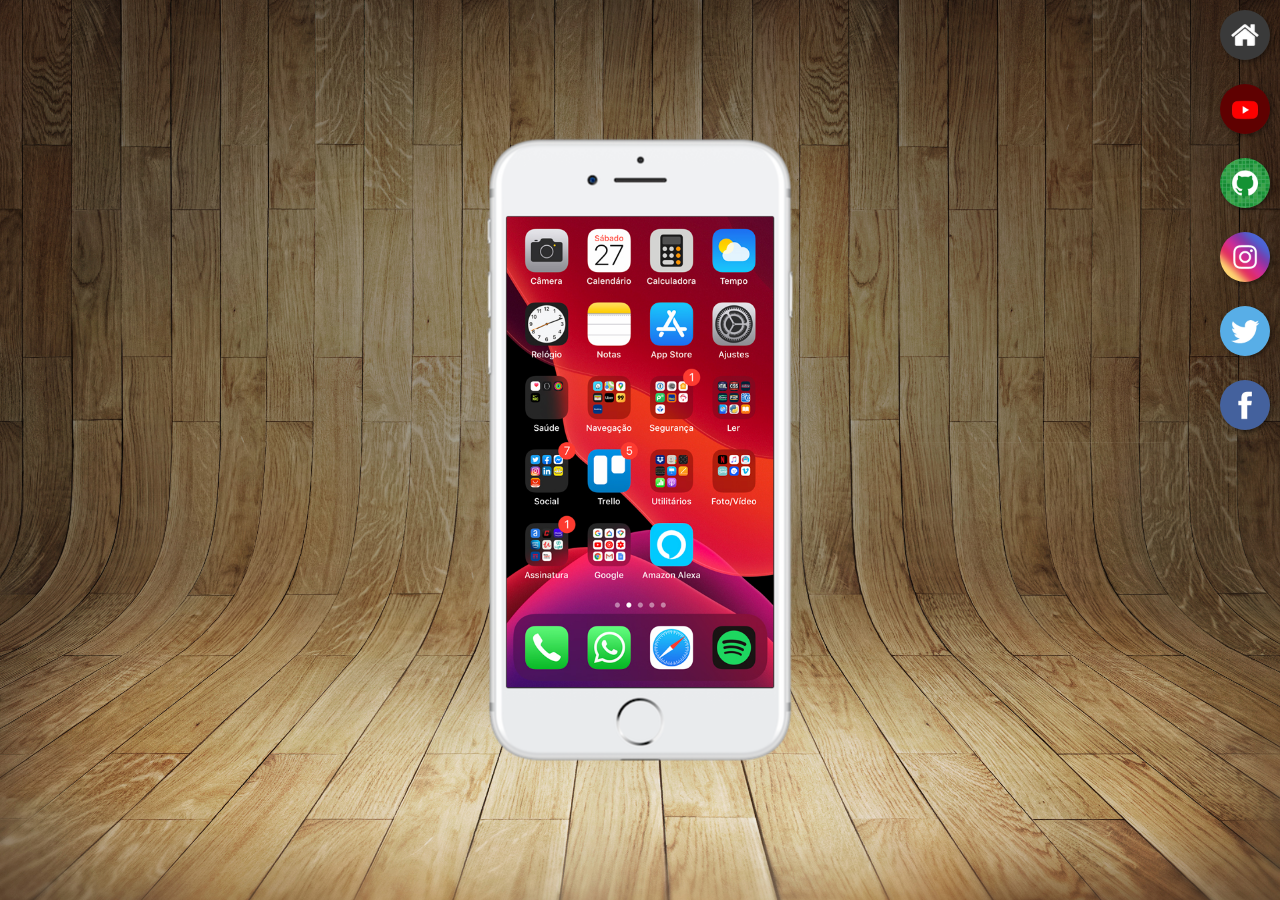
<file: index.html>
<!DOCTYPE html>
<html lang="en">
<head>
    <meta charset="UTF-8">
    <meta http-equiv="X-UA-Compatible" content="IE=edge">
    <meta name="viewport" content="width=device-width, initial-scale=1.0">
    <link rel="stylesheet" href="estilos/style.css">
    <title>Home</title>
</head>
<body>
    <main>
        <section id="telefone">
            <iframe src="homee.html" name="tela" id="tela" frameborder="0">
                Seu navegador não é compatível com isso.
            </iframe>
        </section>
        <section id="redes-sociais">
            <a href="homee.html" target="tela"><img src="imagens/logo-home.jpg" alt="Home"></a><br>
            <a href="youtube.html" target="tela"><img src="imagens/logo-youtube.jpg" alt="Youtube"></a><br>
            <a href="github.html" target="tela"><img src="imagens/logo-github.jpg" alt="GitHub"></a><br>
            <a href="instagram.html" target="tela"><img src="imagens/logo-instagram.jpg" alt="Instagram"></a><br>
            <a href="twitter.html" target="tela"><img src="imagens/logo-twitter.jpg" alt="Twitter"></a><br>
            <a href="facebook.html" target="tela"><img src="imagens/logo-facebook.jpg" alt="Facebook"></a>
        </section>
    </main>
</body>
</html>
</file>
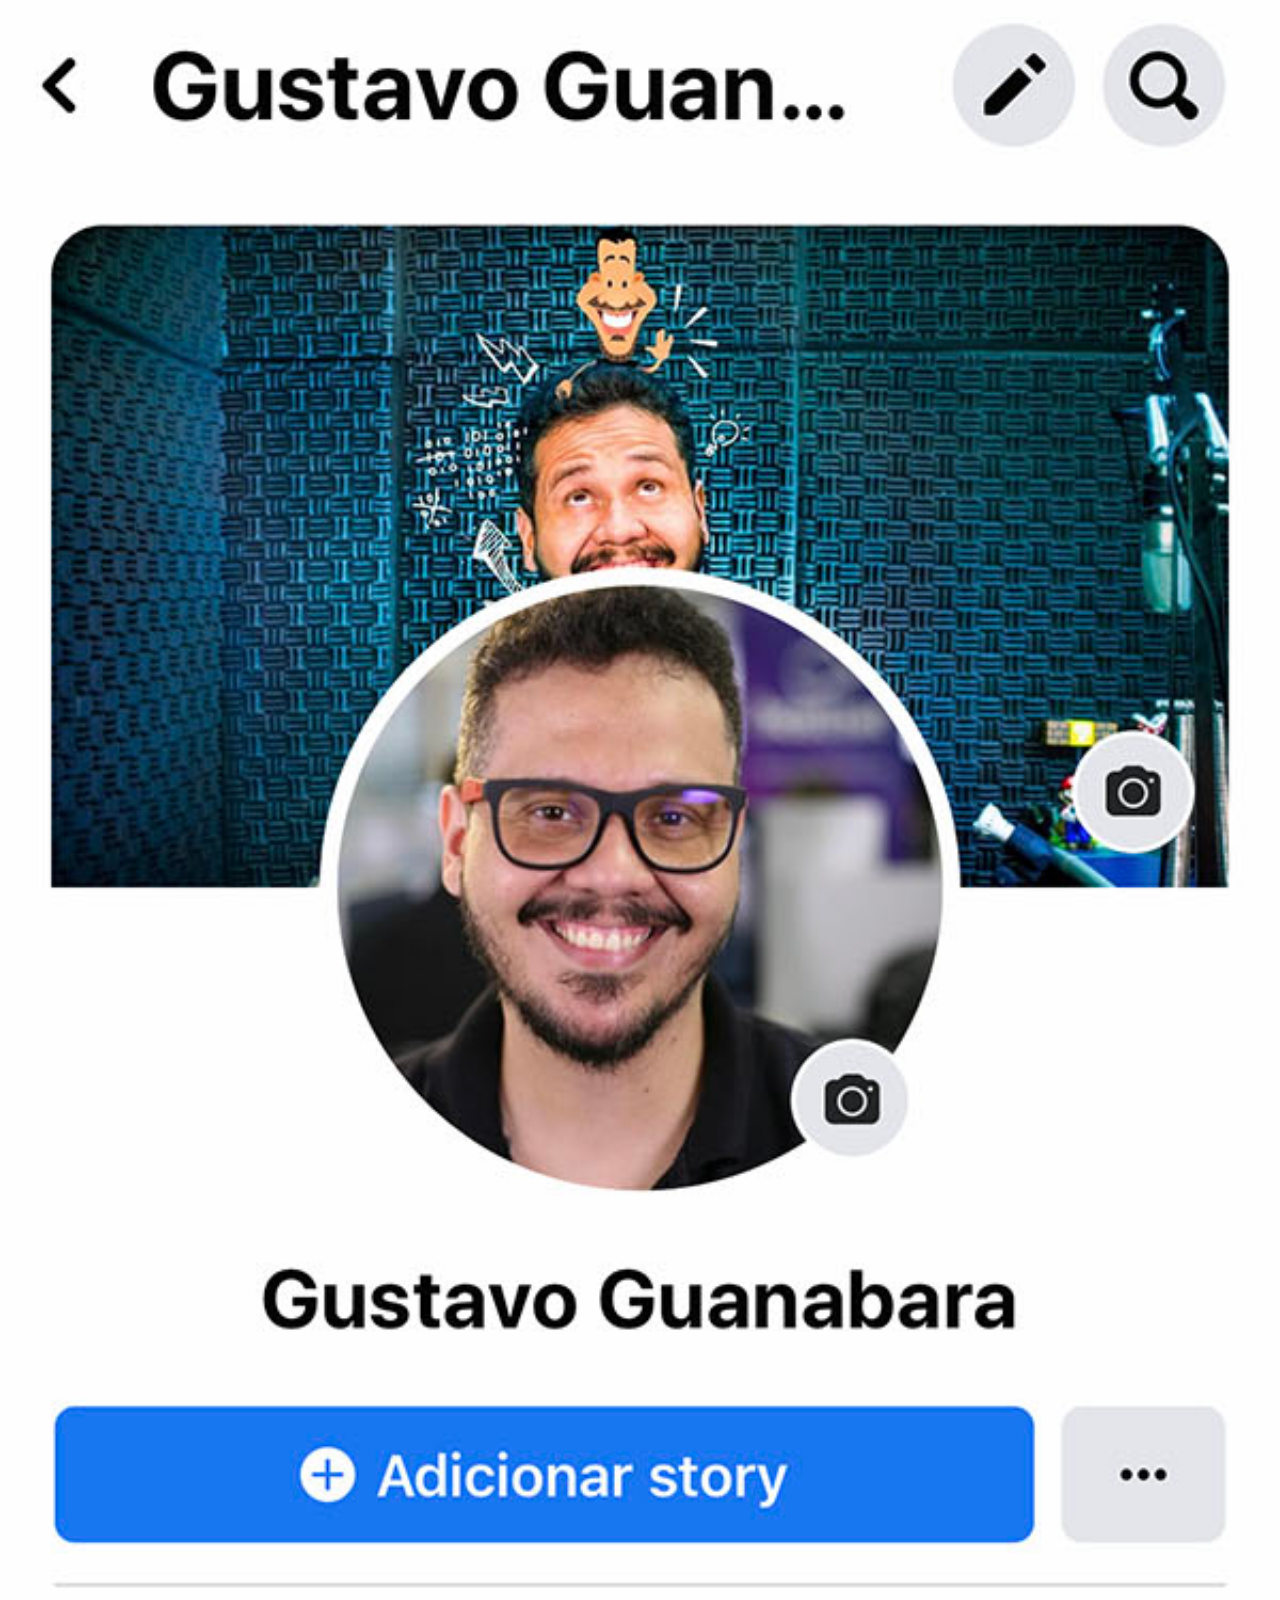
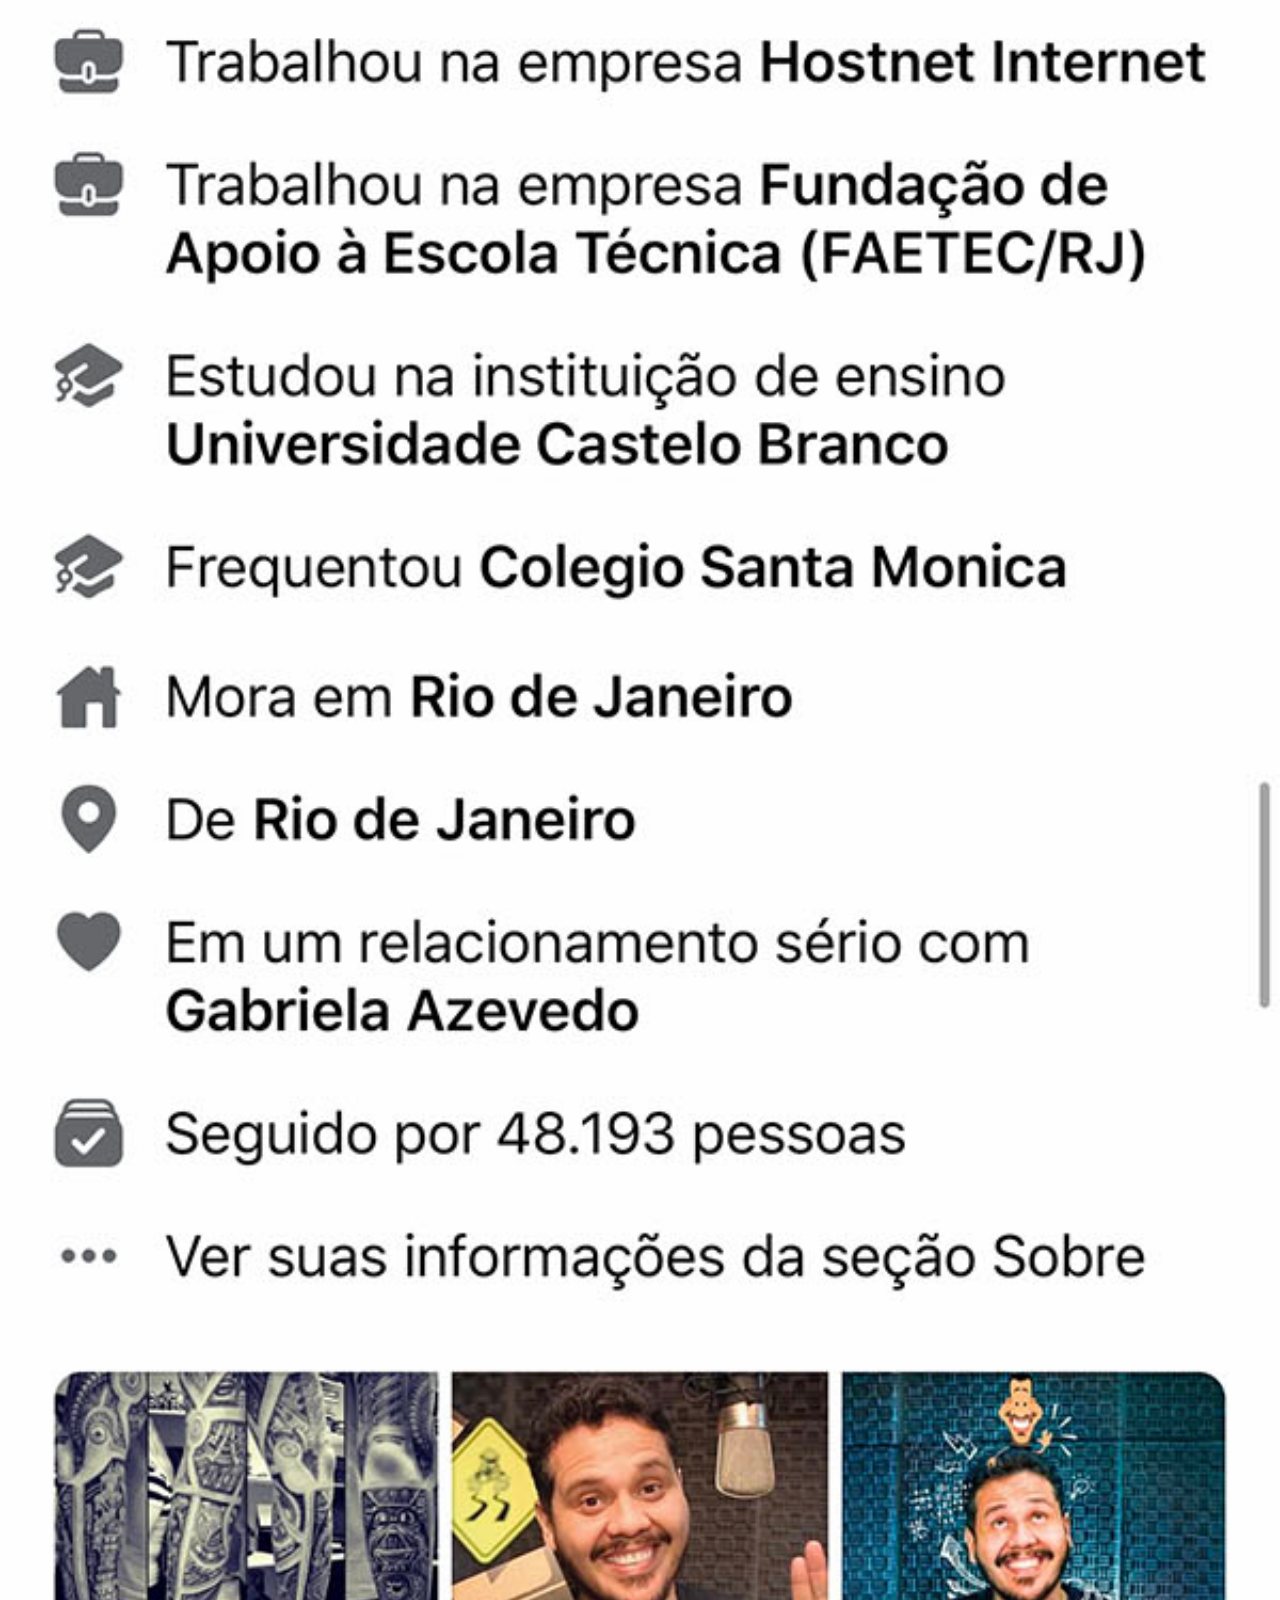
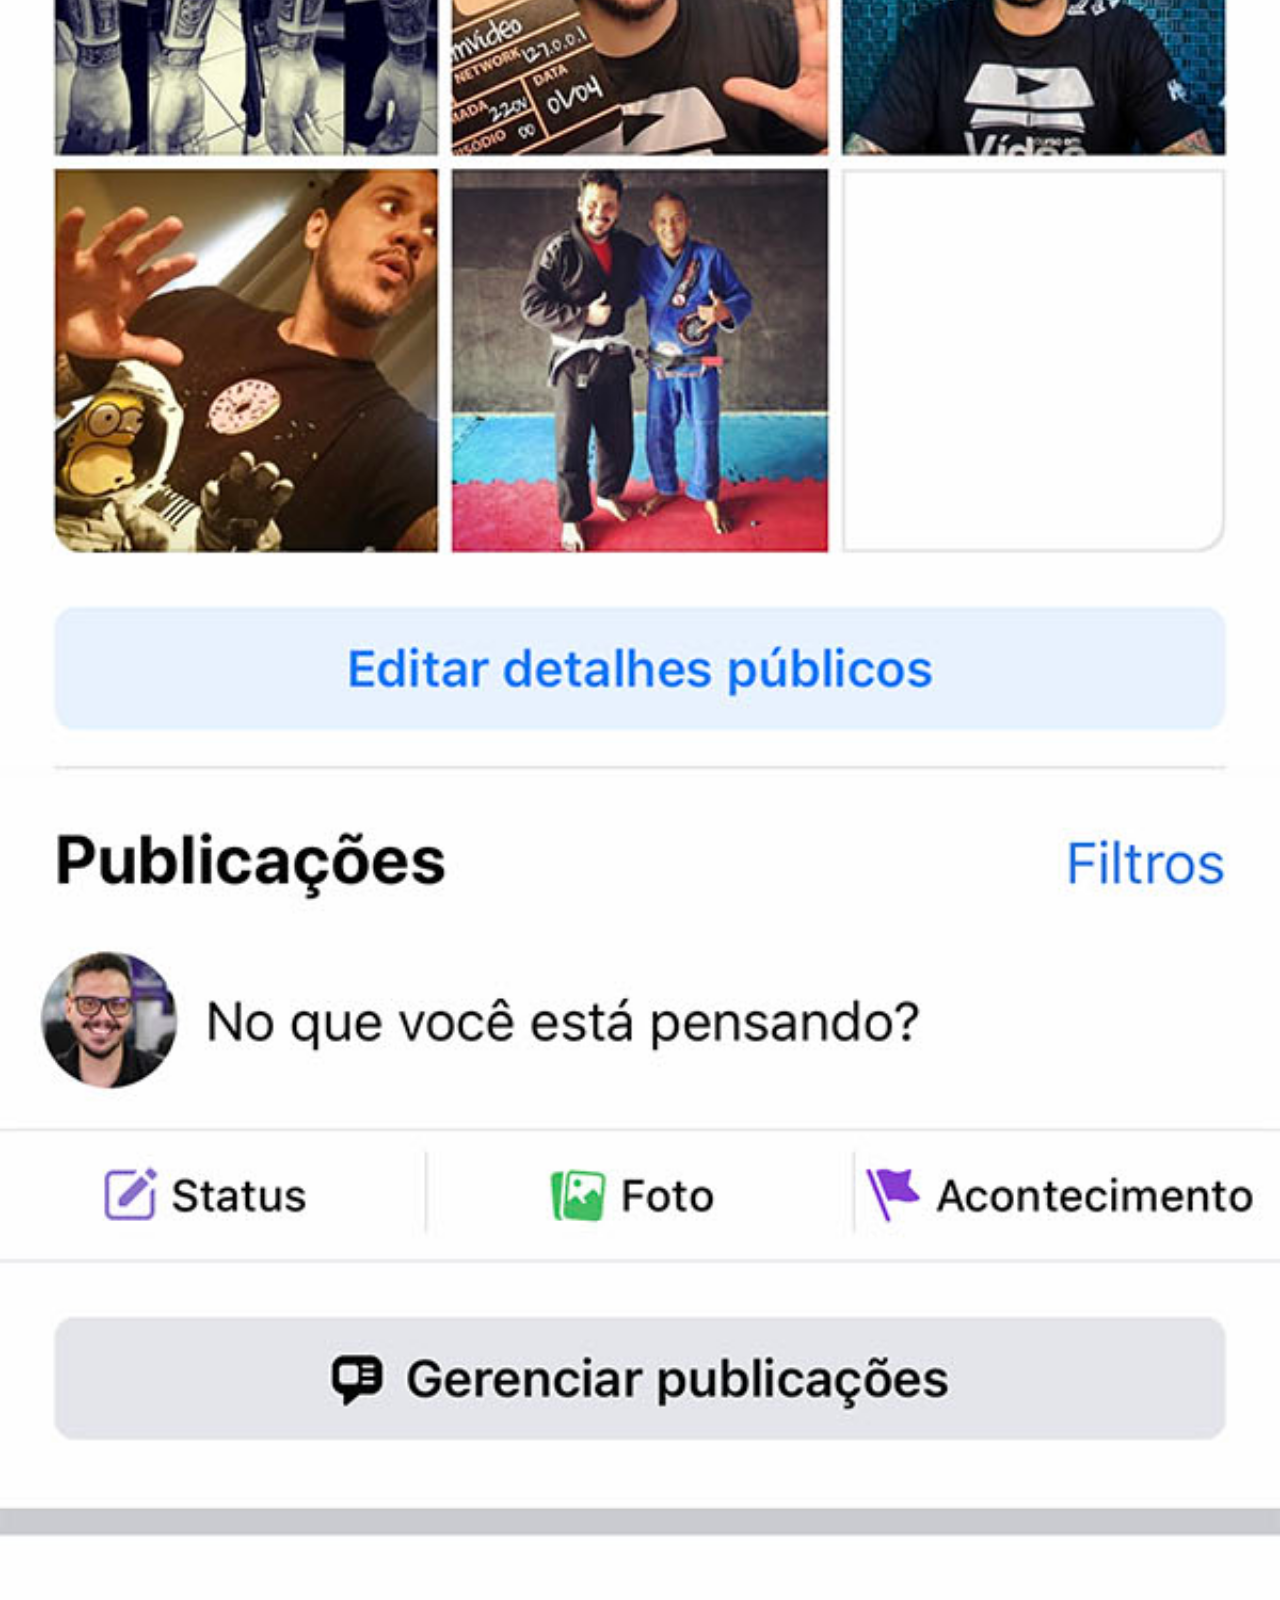
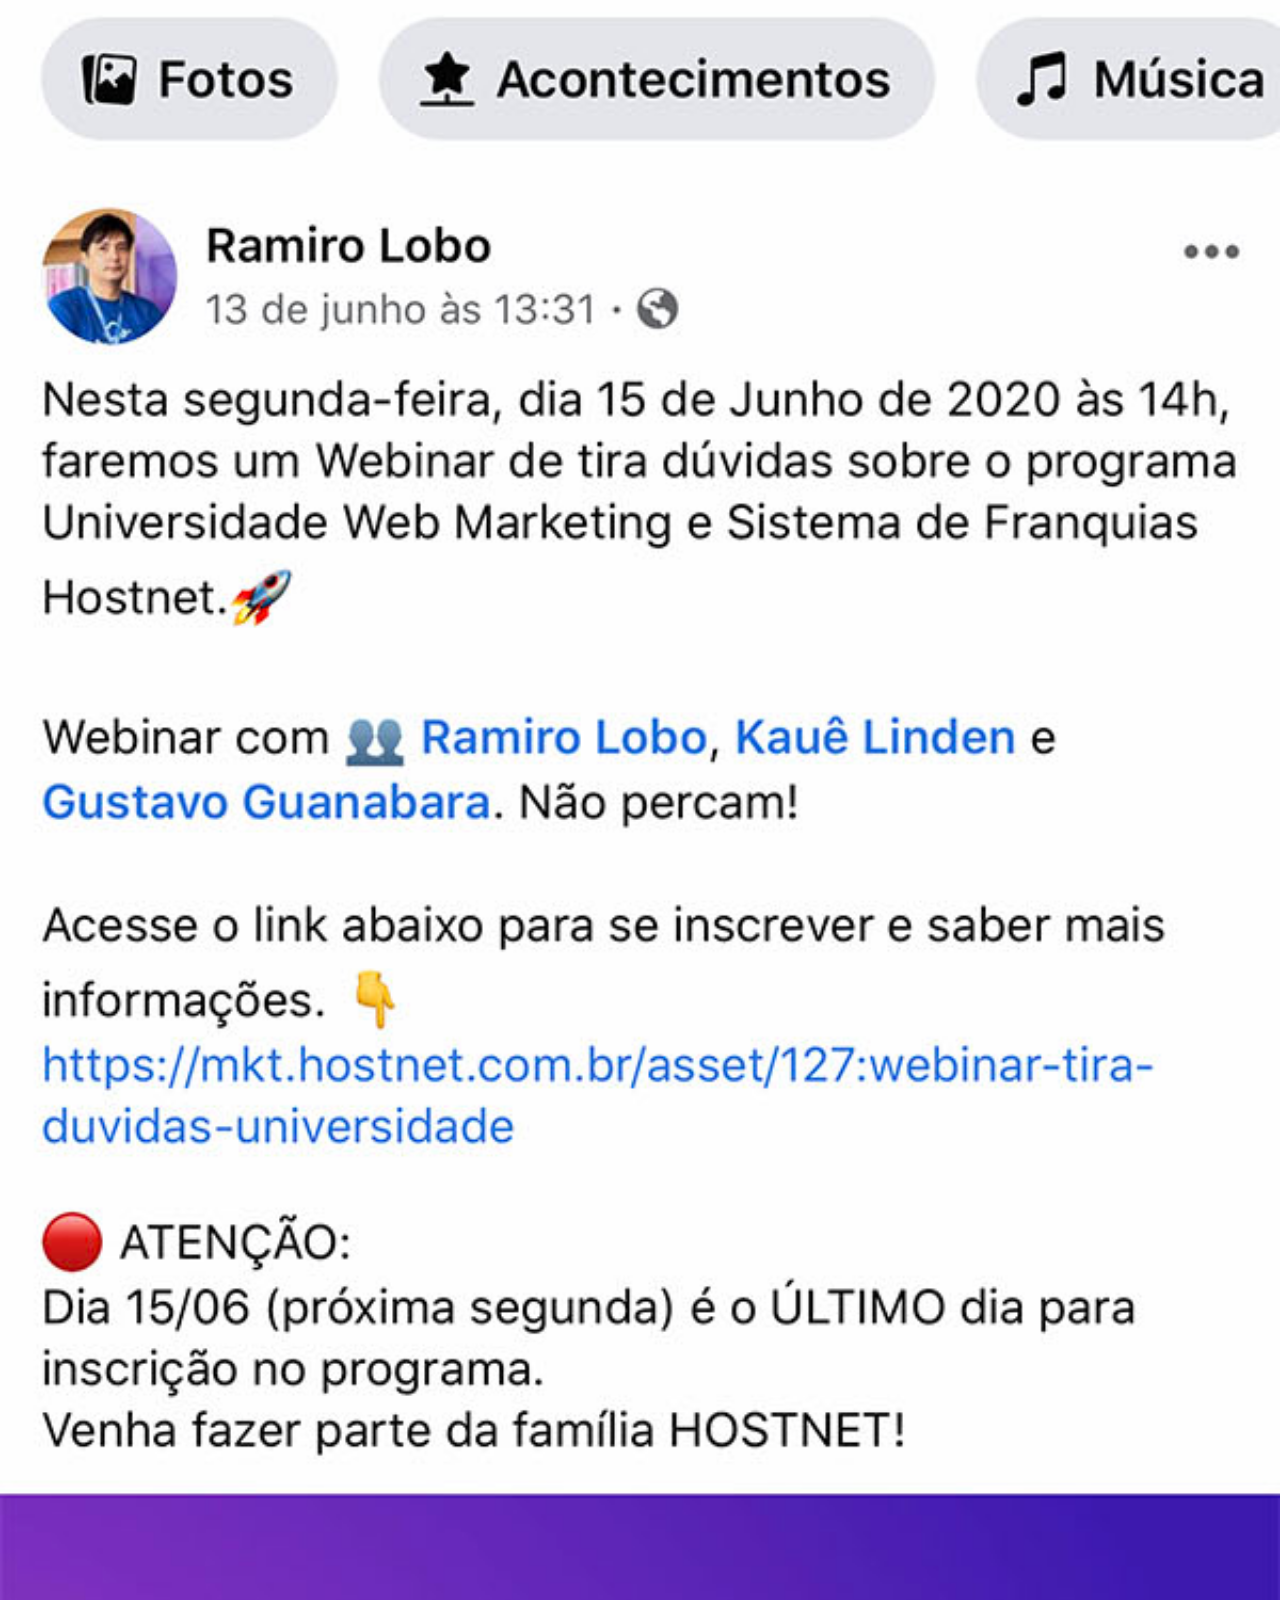
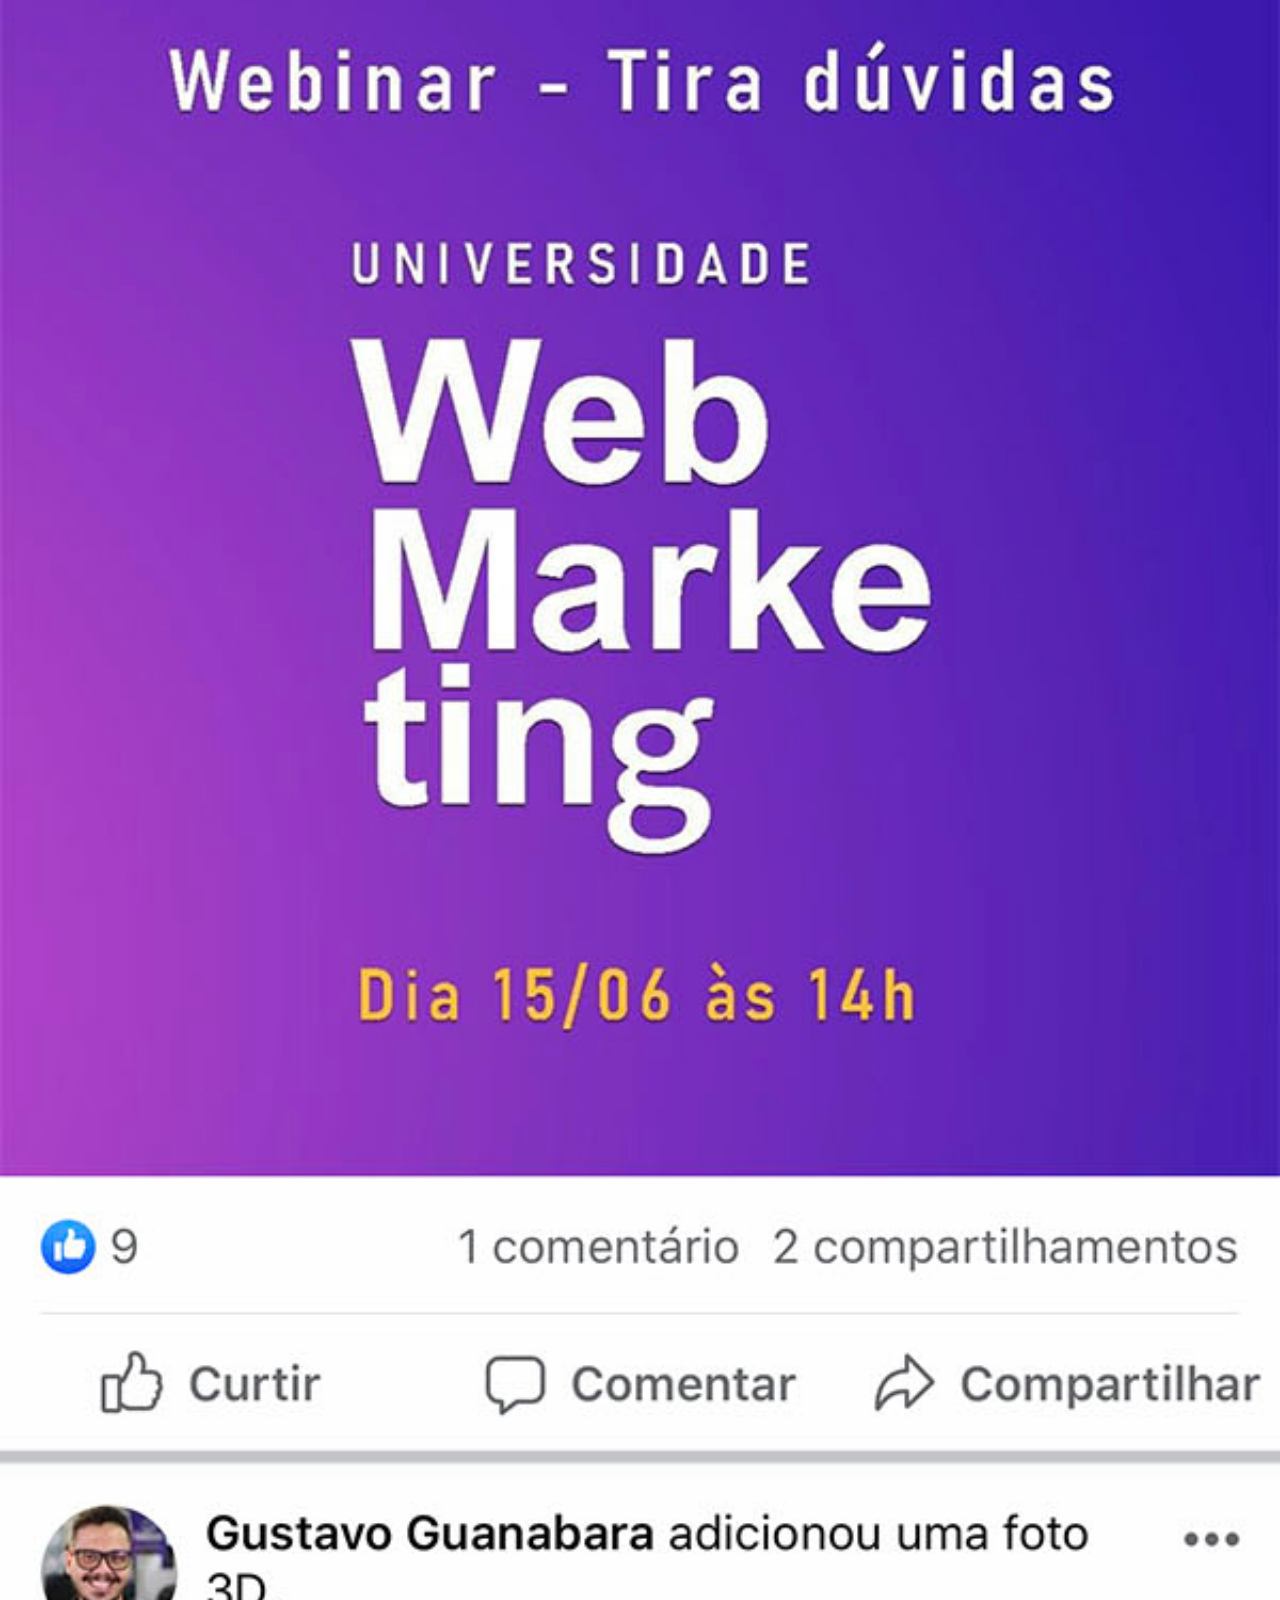
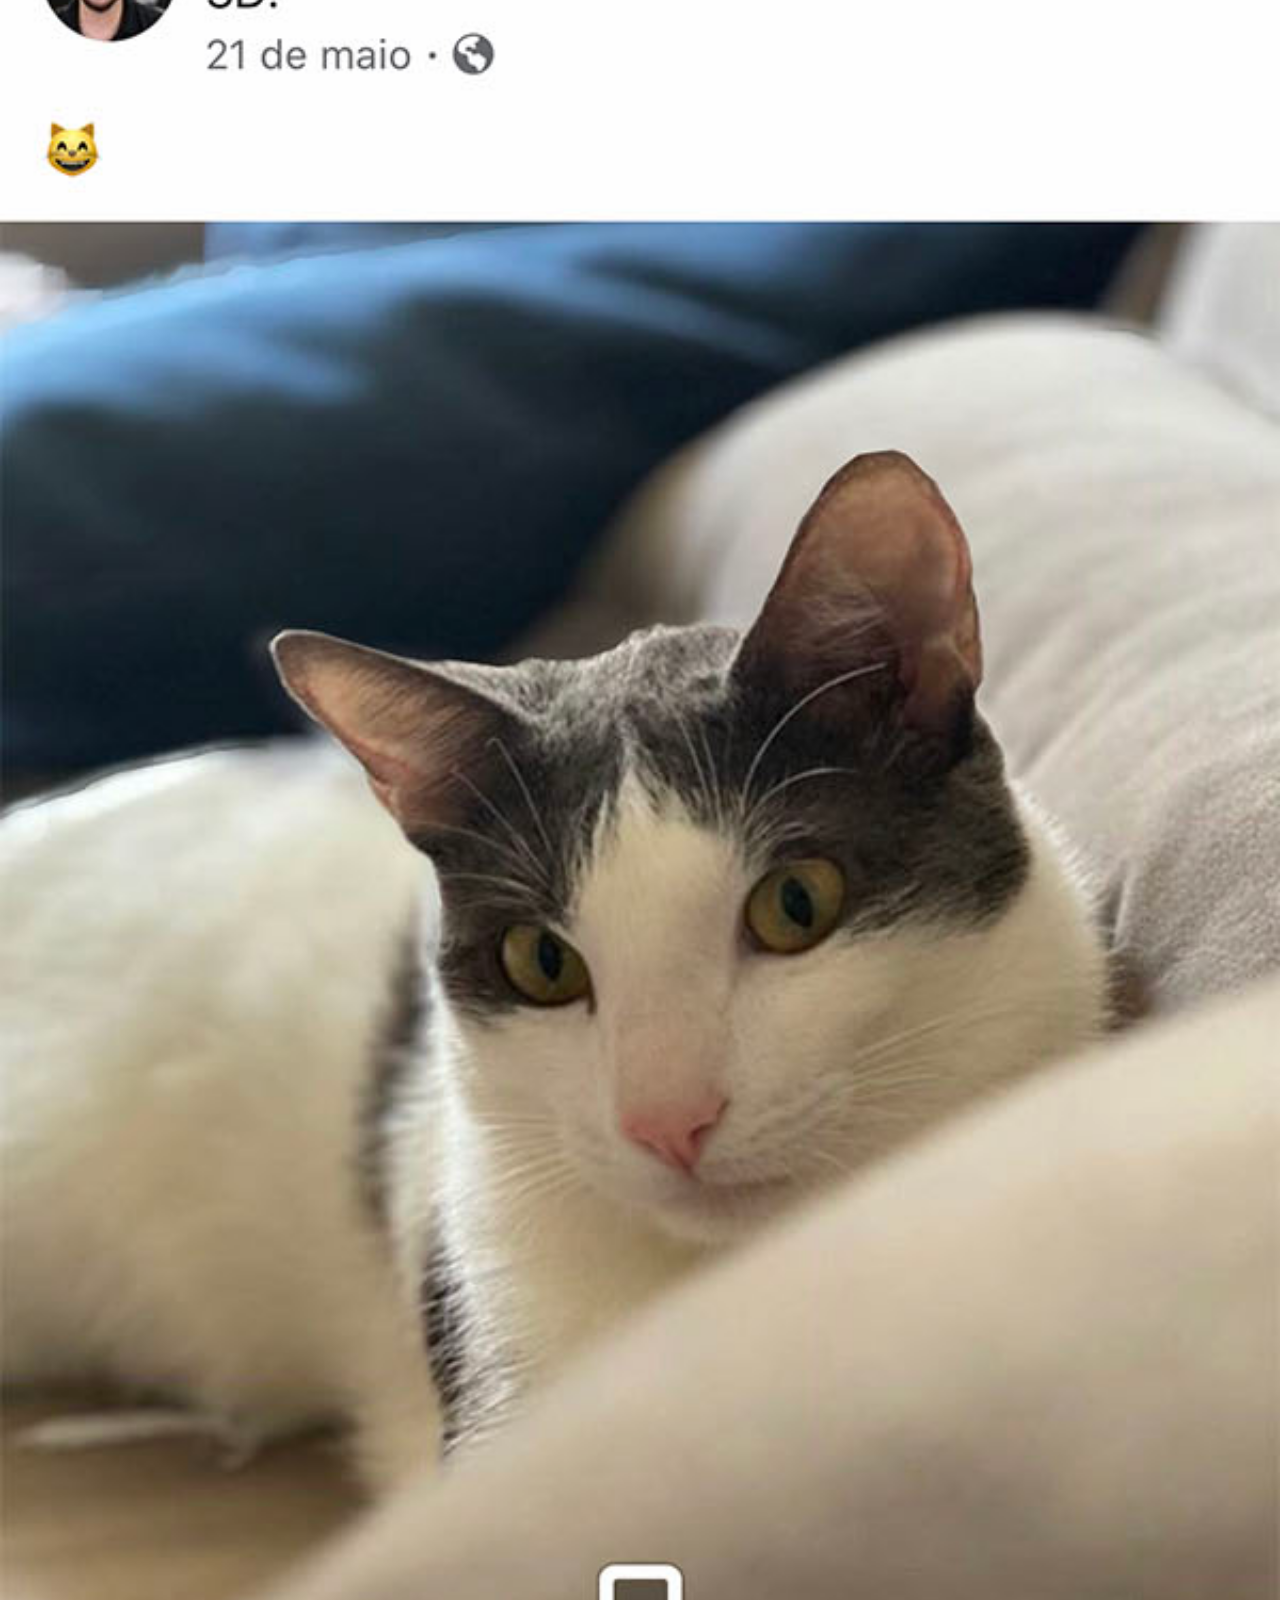
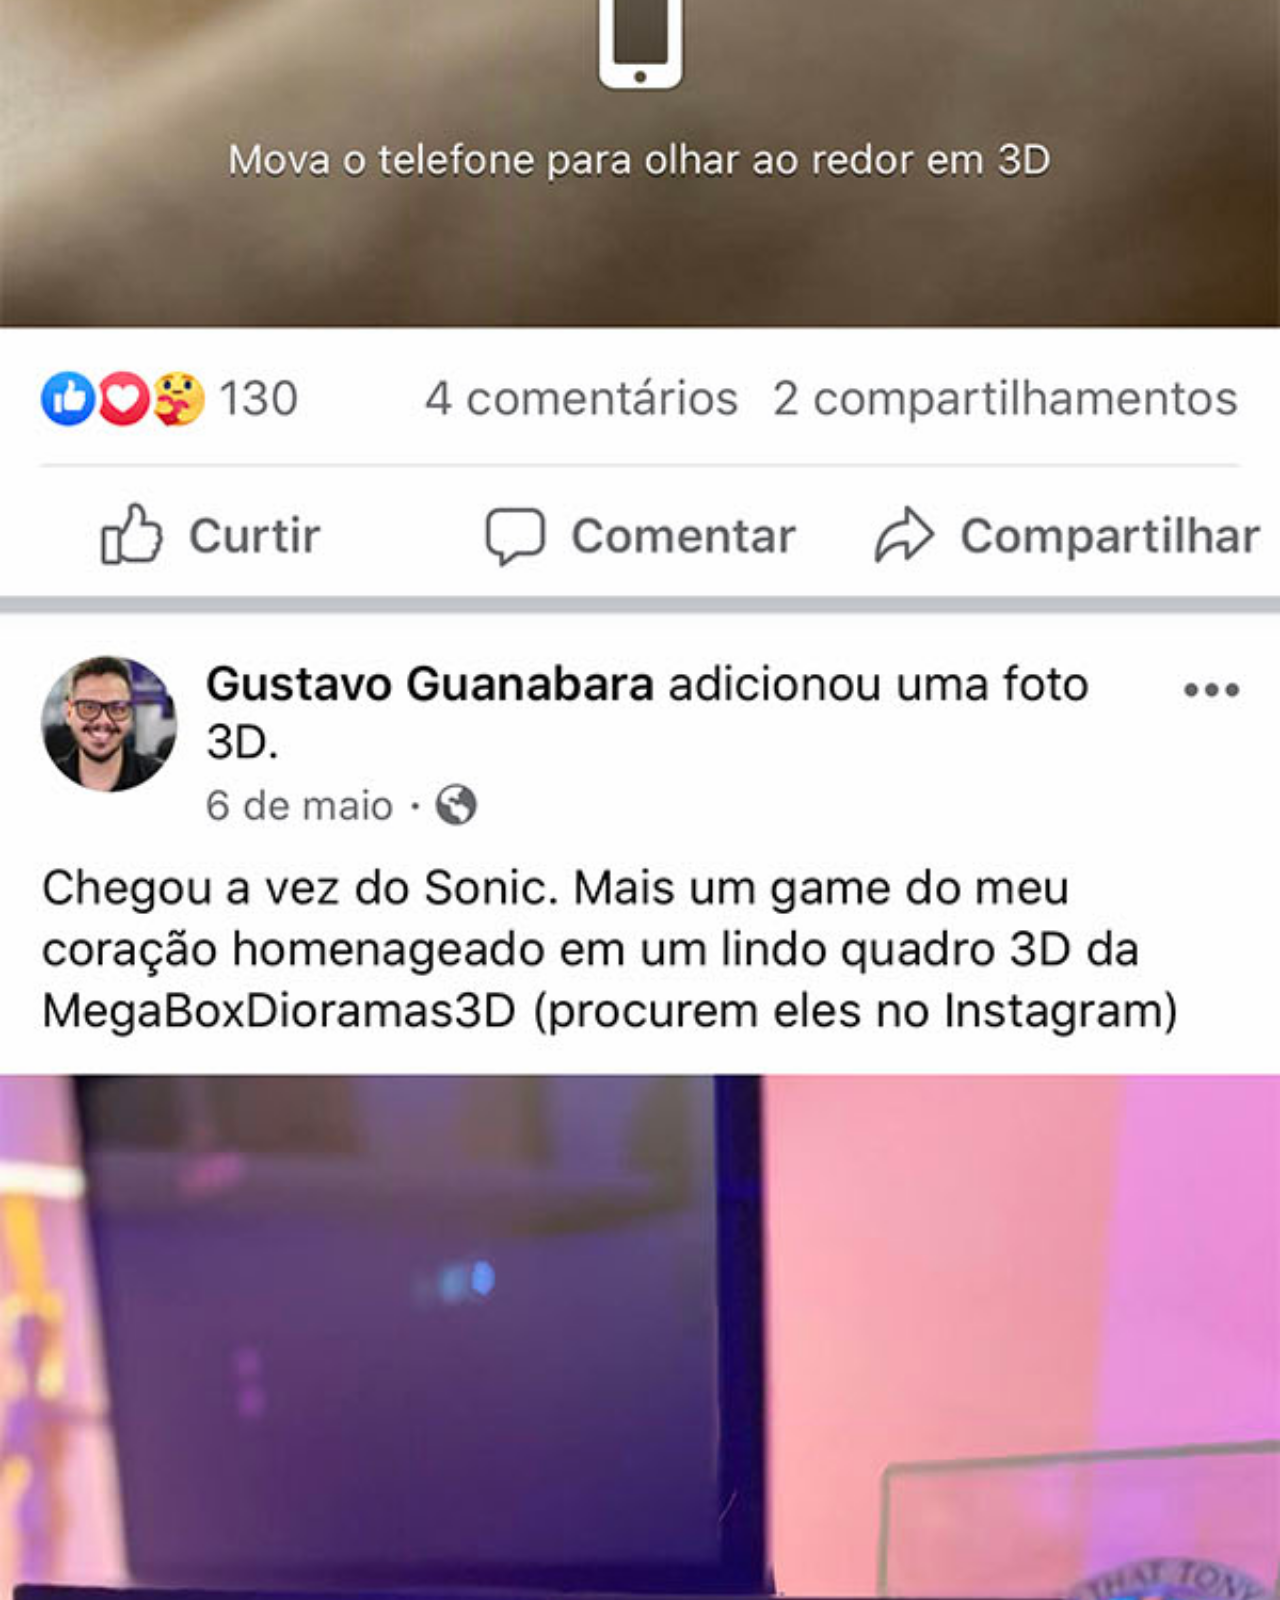
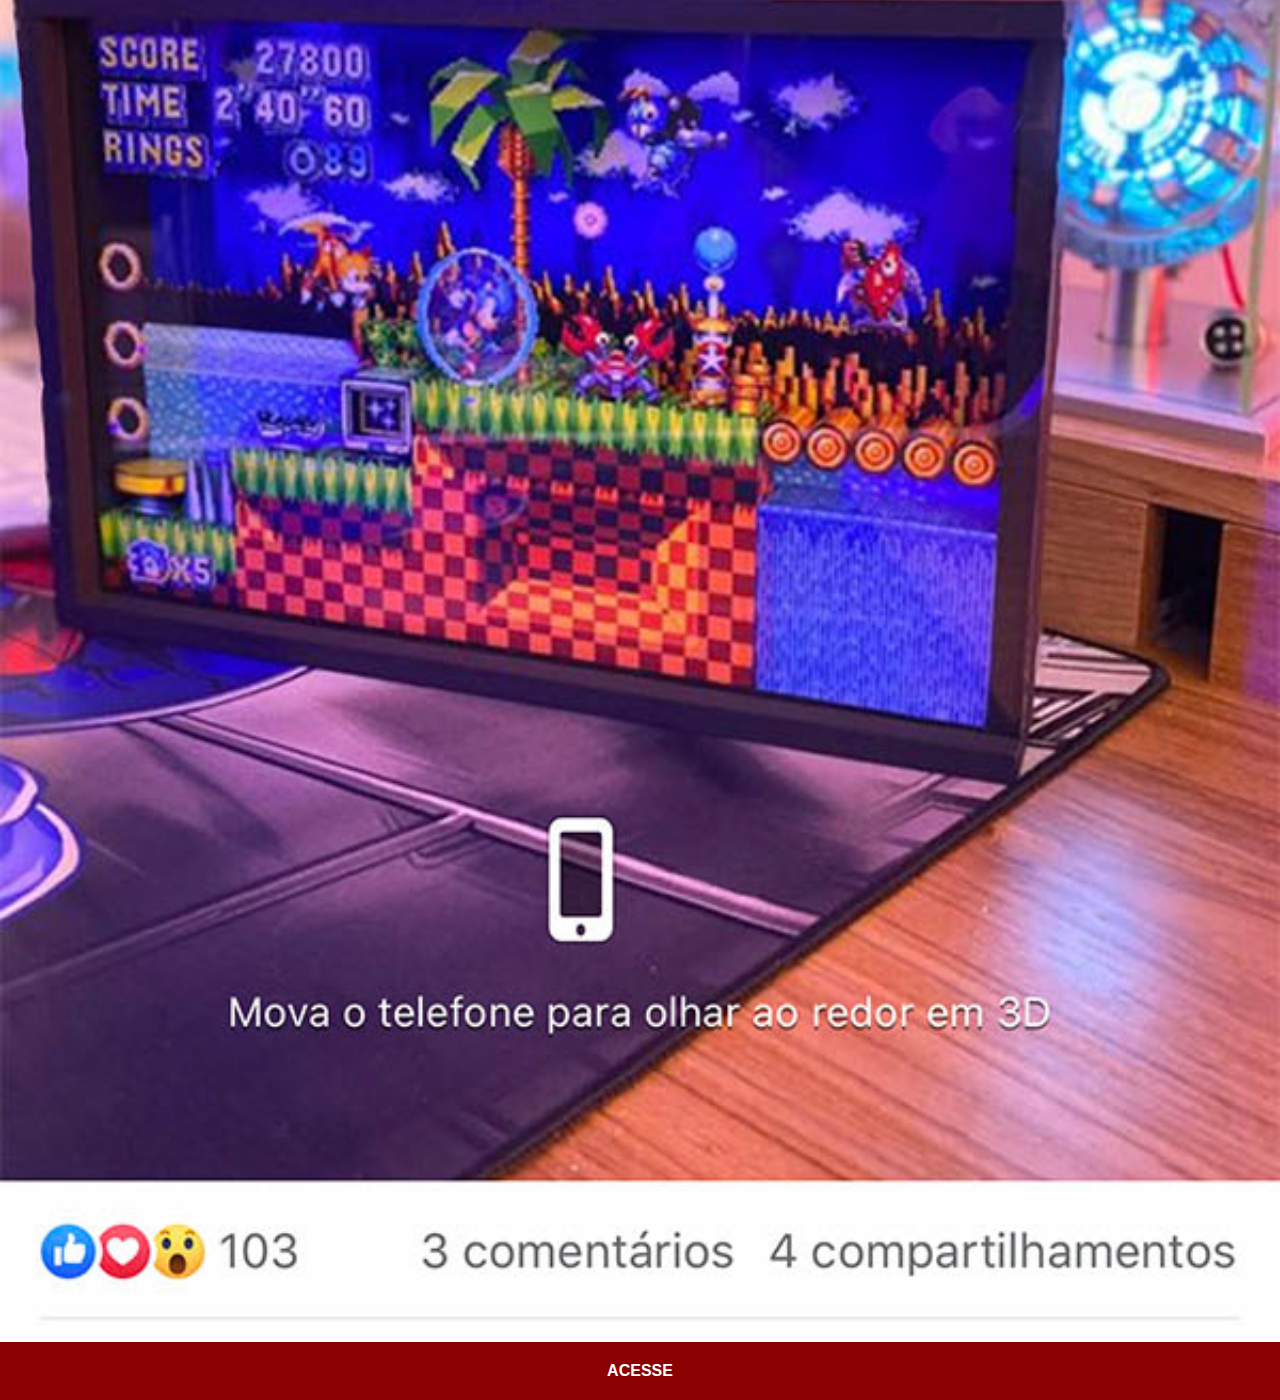
<file: facebook.html>
<!DOCTYPE html>
<html lang="en">
<head>
    <meta charset="UTF-8">
    <meta http-equiv="X-UA-Compatible" content="IE=edge">
    <meta name="viewport" content="width=device-width, initial-scale=1.0">
    <link rel="stylesheet" href="estilos/social.css">
    <title>Facebook</title>
</head>
<body>
    <img src="imagens/tela-facebook.jpg" alt="Facebook">
    <a href="https://www.facebook.com/gustavoguanabara/" target="_blank">ACESSE</a>
</body>
</html>
</file>
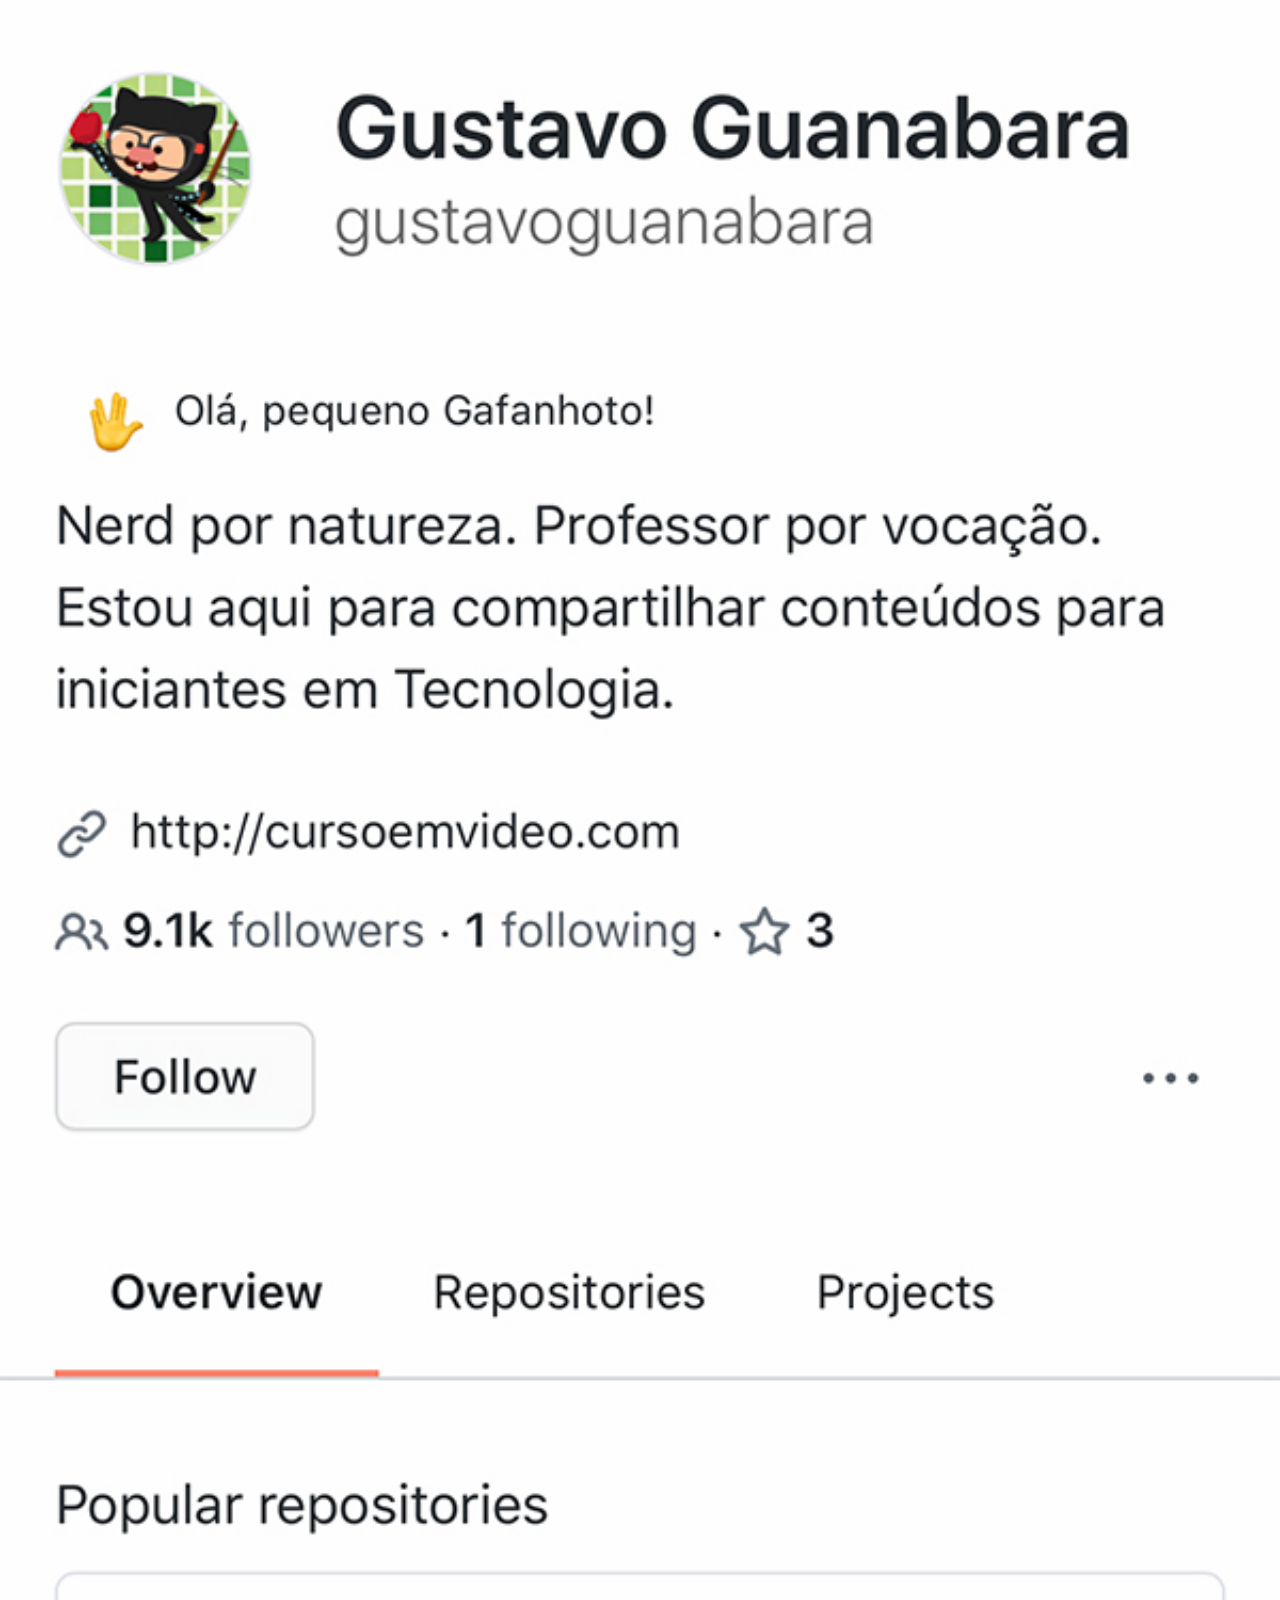
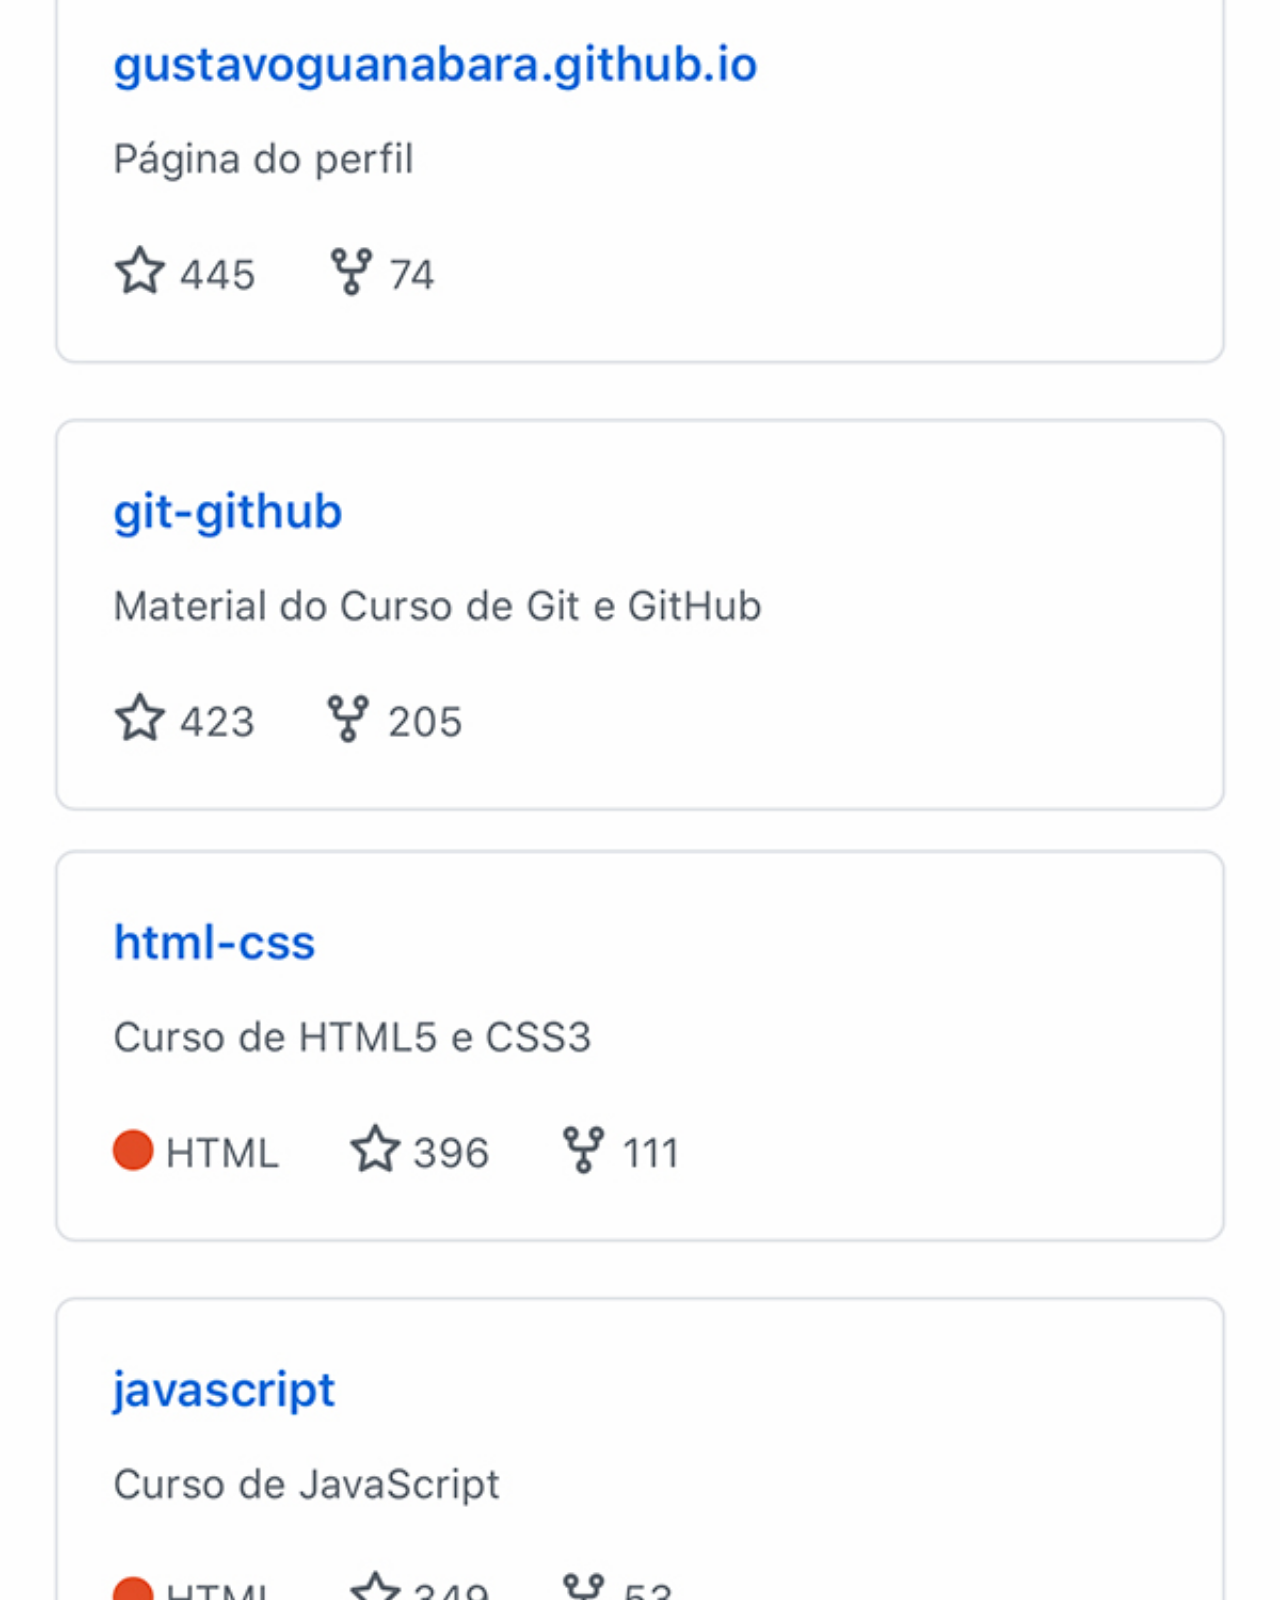
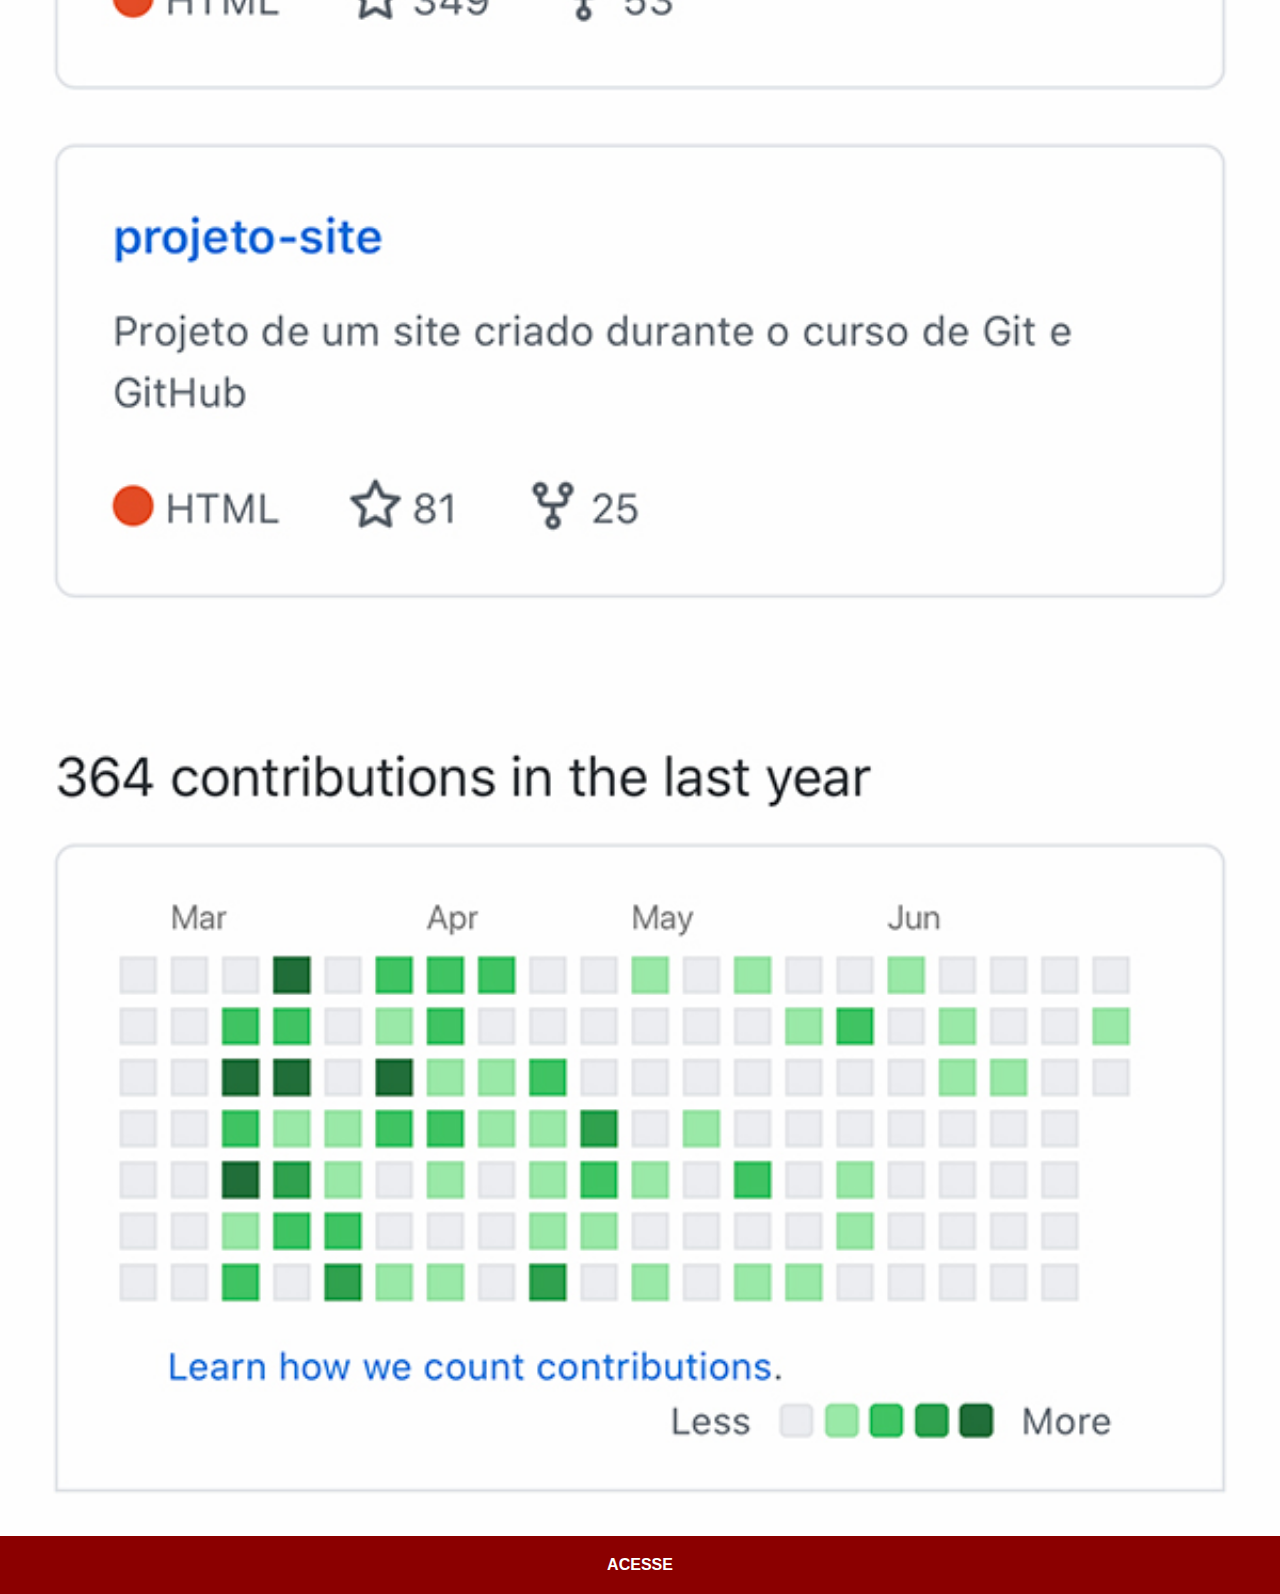
<file: github.html>
<!DOCTYPE html>
<html lang="en">
<head>
    <meta charset="UTF-8">
    <meta http-equiv="X-UA-Compatible" content="IE=edge">
    <meta name="viewport" content="width=device-width, initial-scale=1.0">
    <link rel="stylesheet" href="estilos/social.css">
    <title>GitHub</title>
</head>
<body>
    <img src="imagens/tela-github.jpg" alt="GitHub">
    <a href="http://github.com/gustavoguanabara/" target="_blank">ACESSE</a>
</body>
</html>
</file>
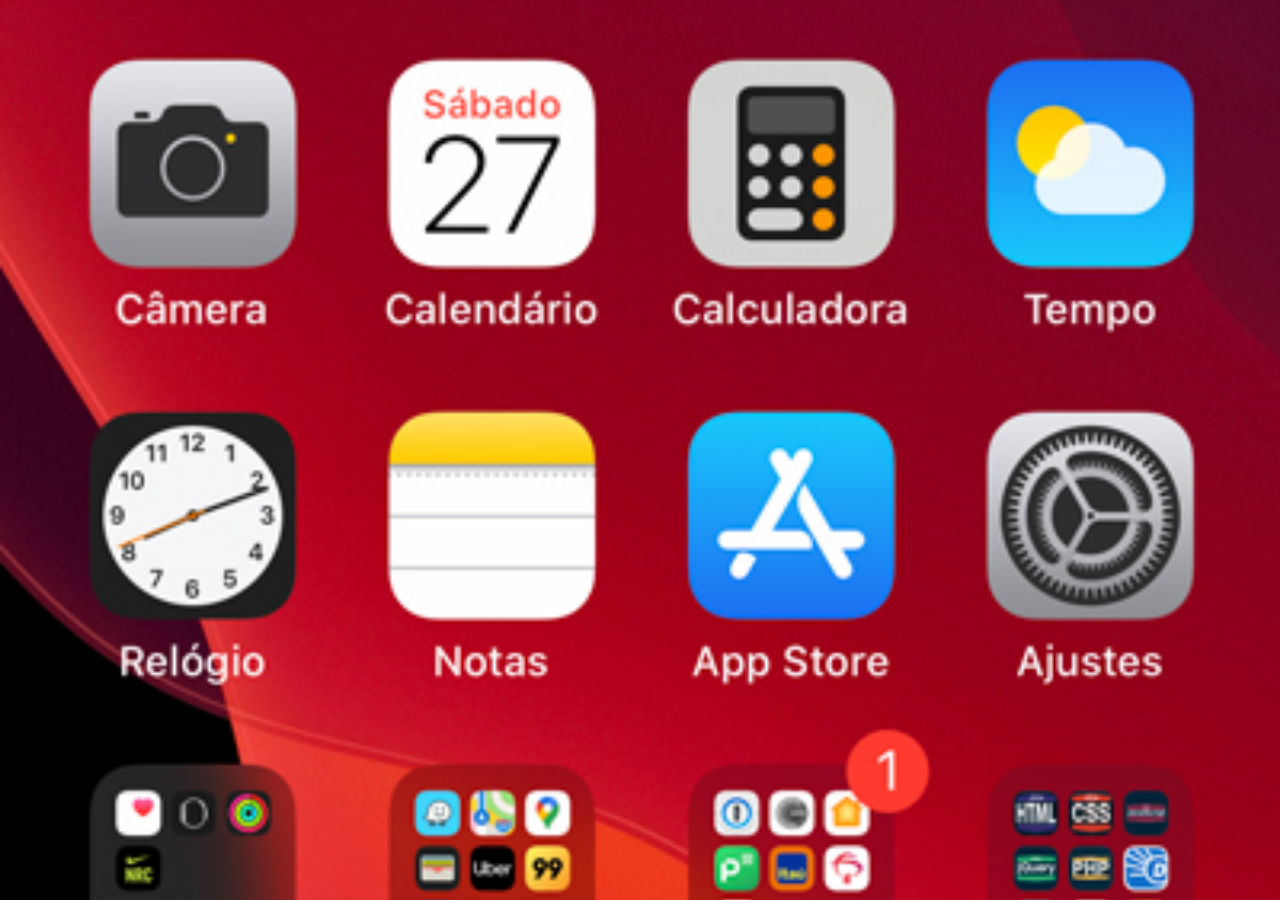
<file: homee.html>
<!DOCTYPE html>
<html lang="en">
<head>
    <meta charset="UTF-8">
    <meta http-equiv="X-UA-Compatible" content="IE=edge">
    <meta name="viewport" content="width=device-width, initial-scale=1.0">
    <title>Home</title>
</head>
<style>
        * {
            margin: 0px;
            padding: 0px;
        }

        body {
            width: 100vw;
            height: 100vh;
            background: black url('imagens/tela-home.jpg') no-repeat top center;
            background-size: cover;
        }
</style>
<body>
    
</body>
</html>
</file>
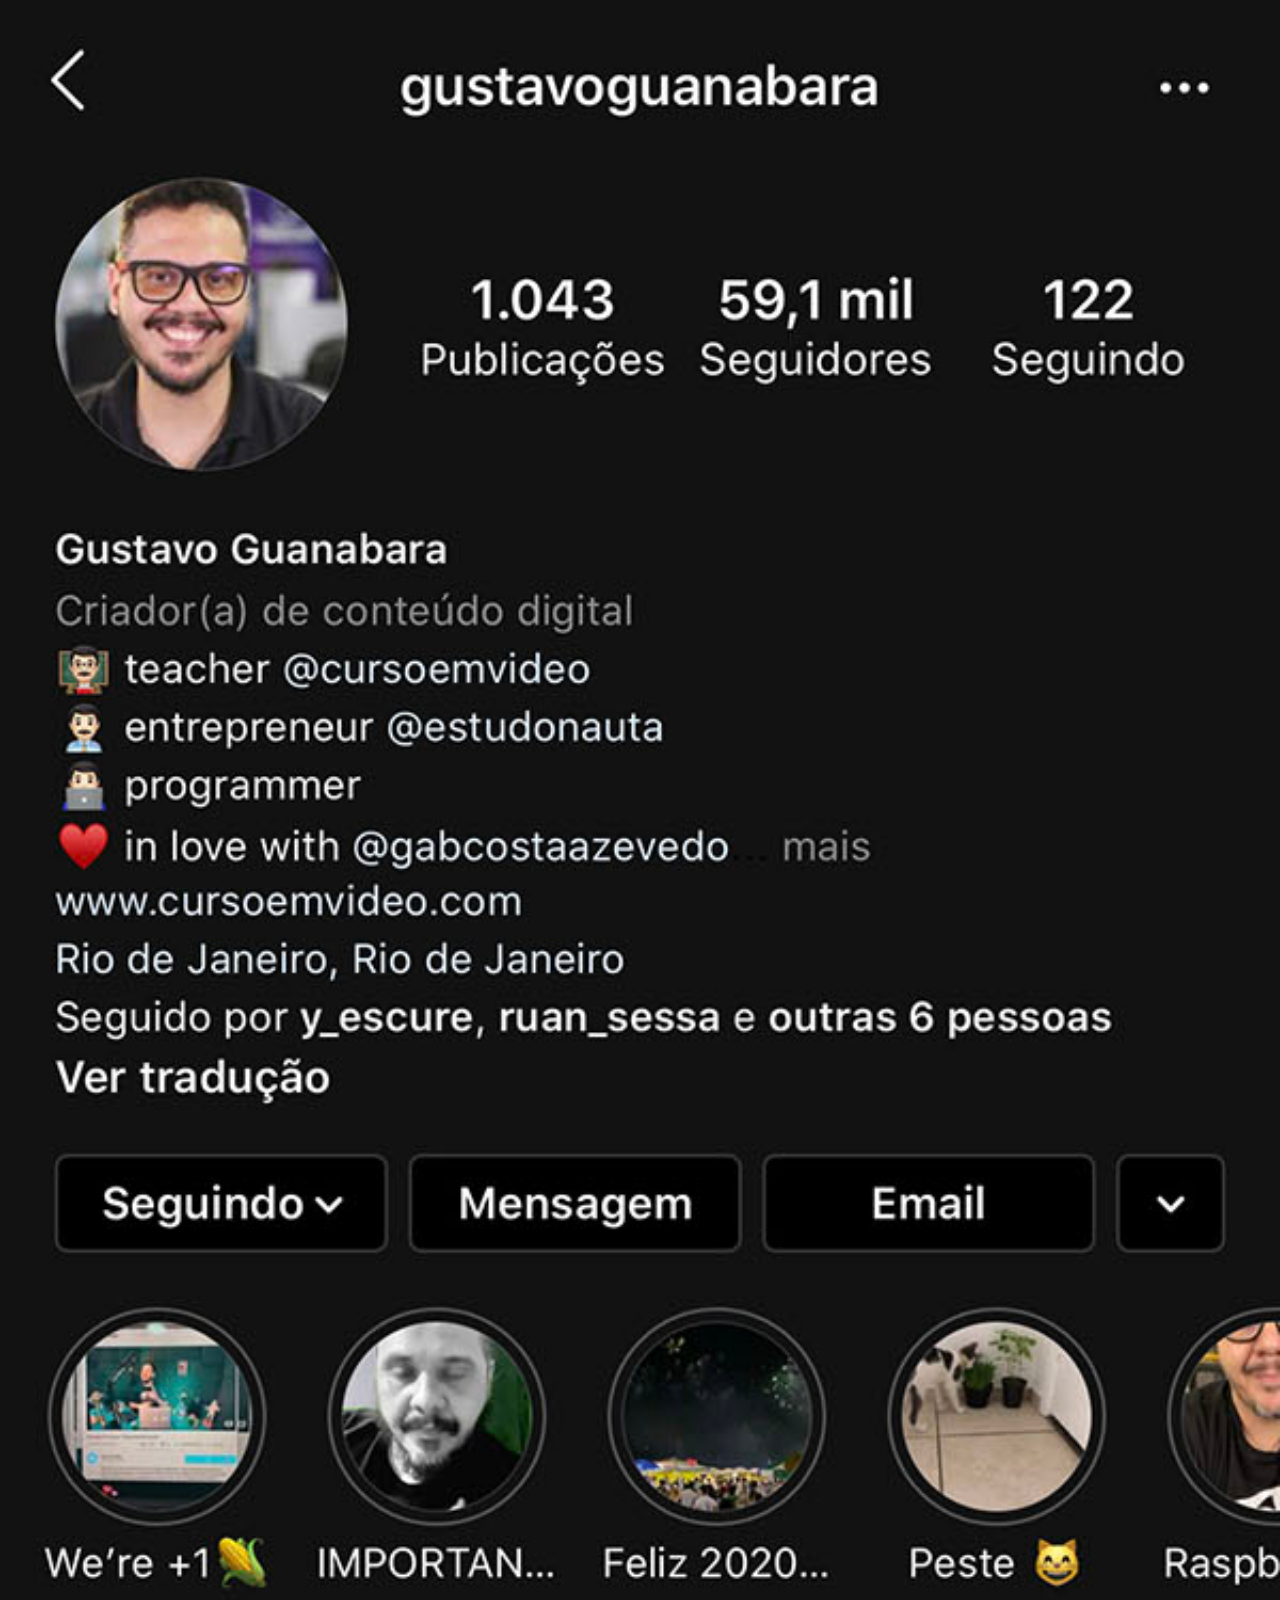
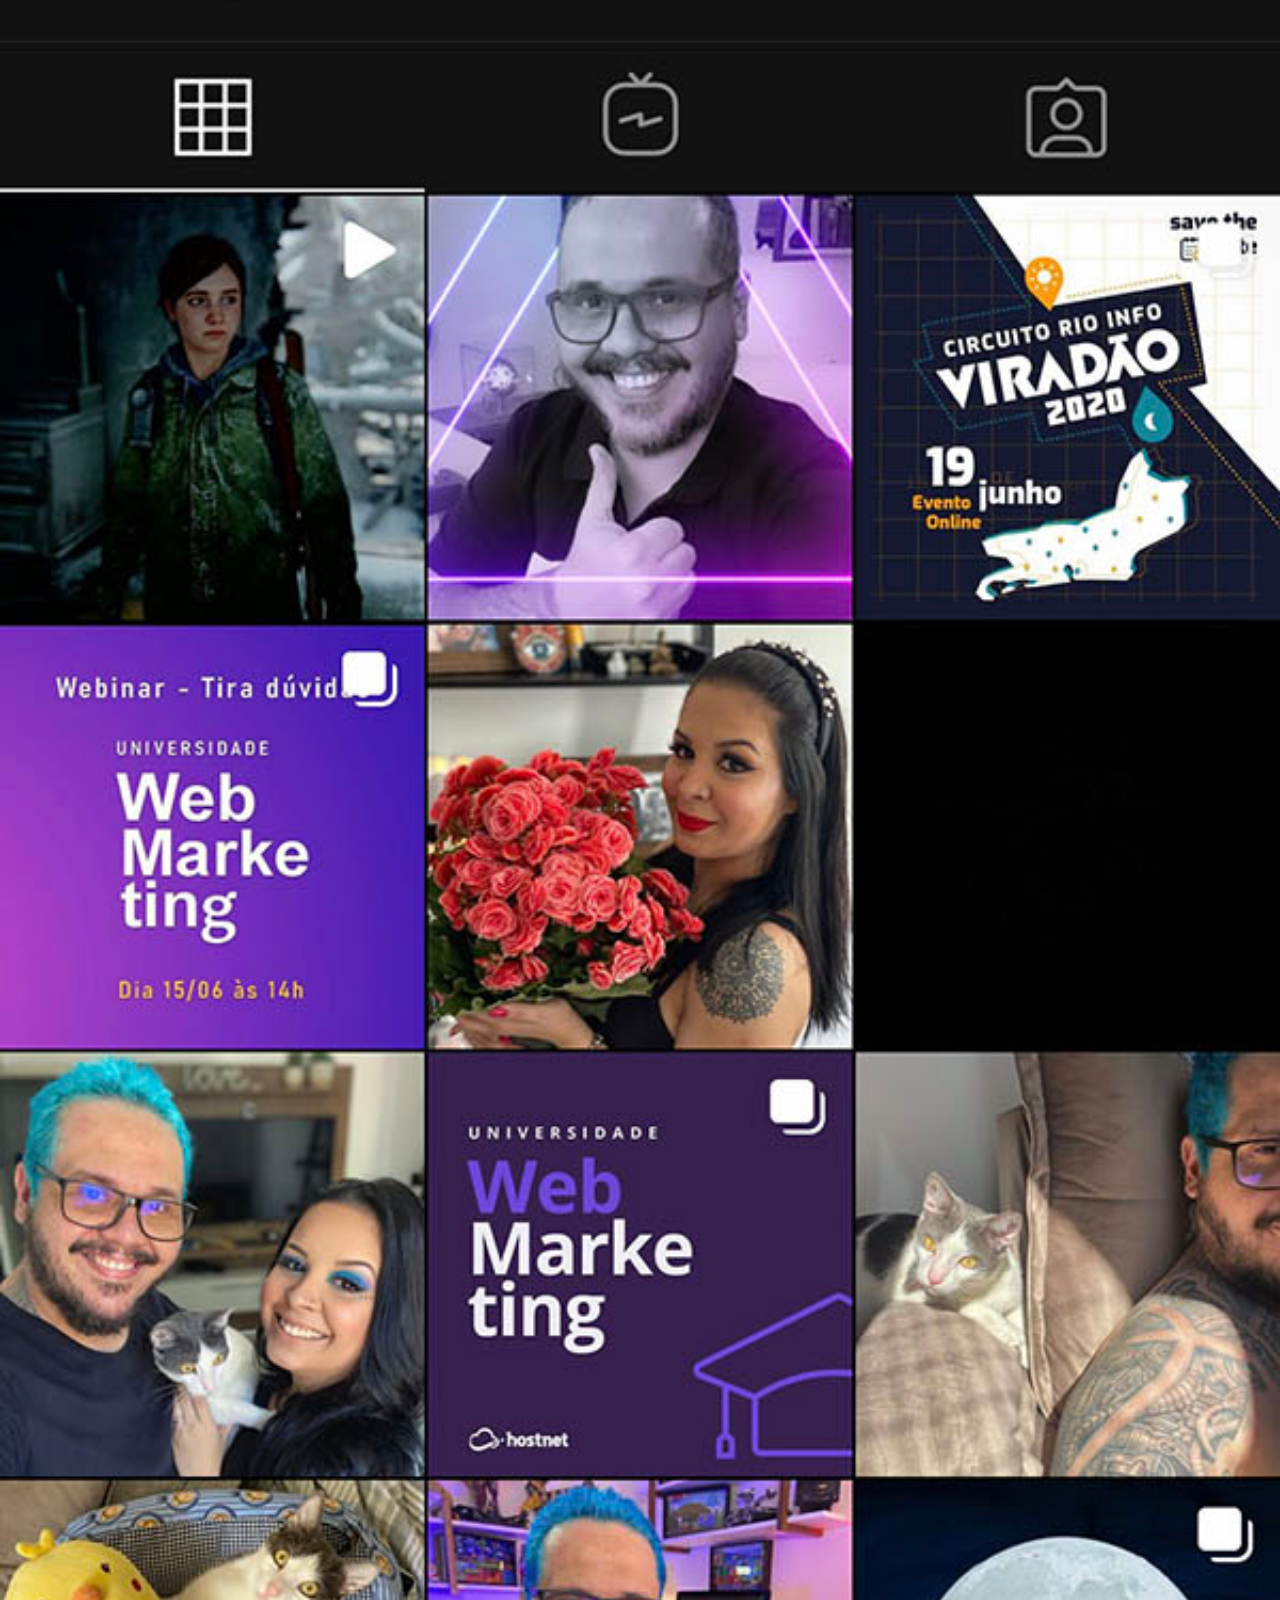
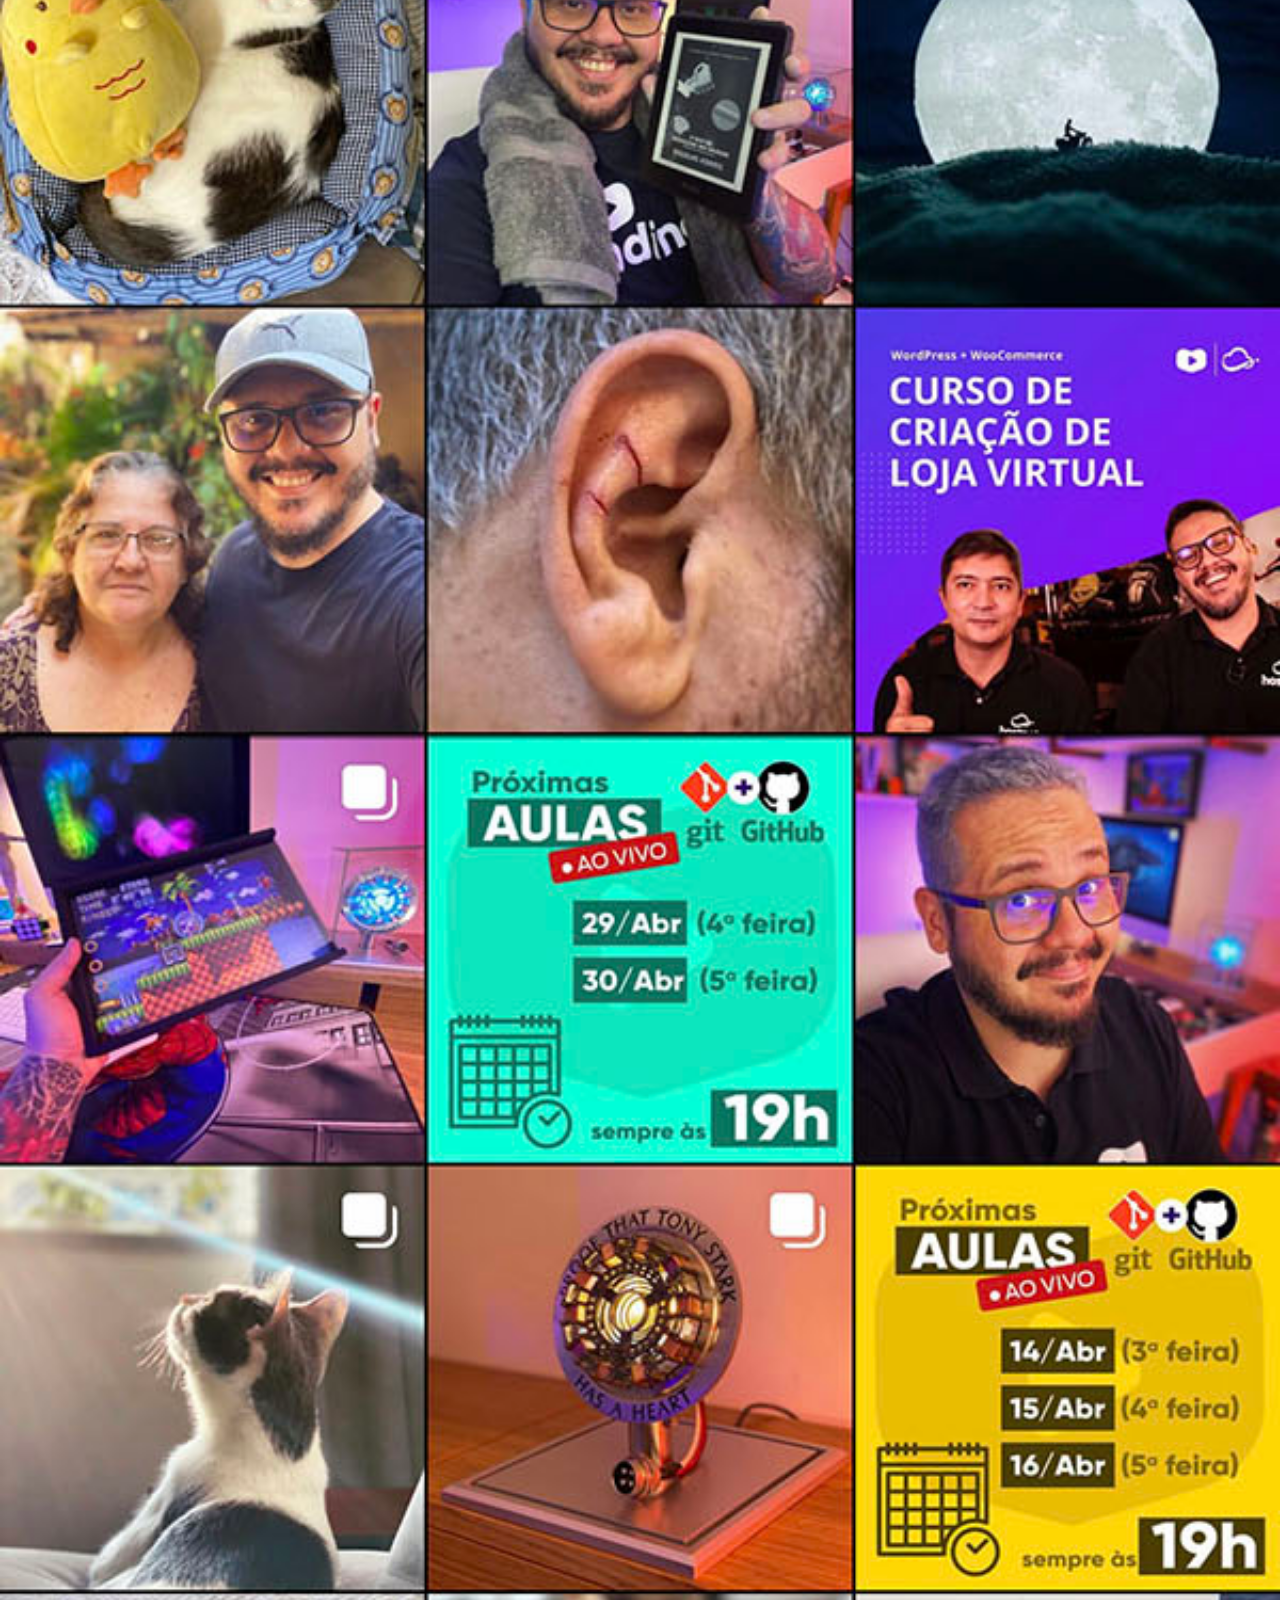
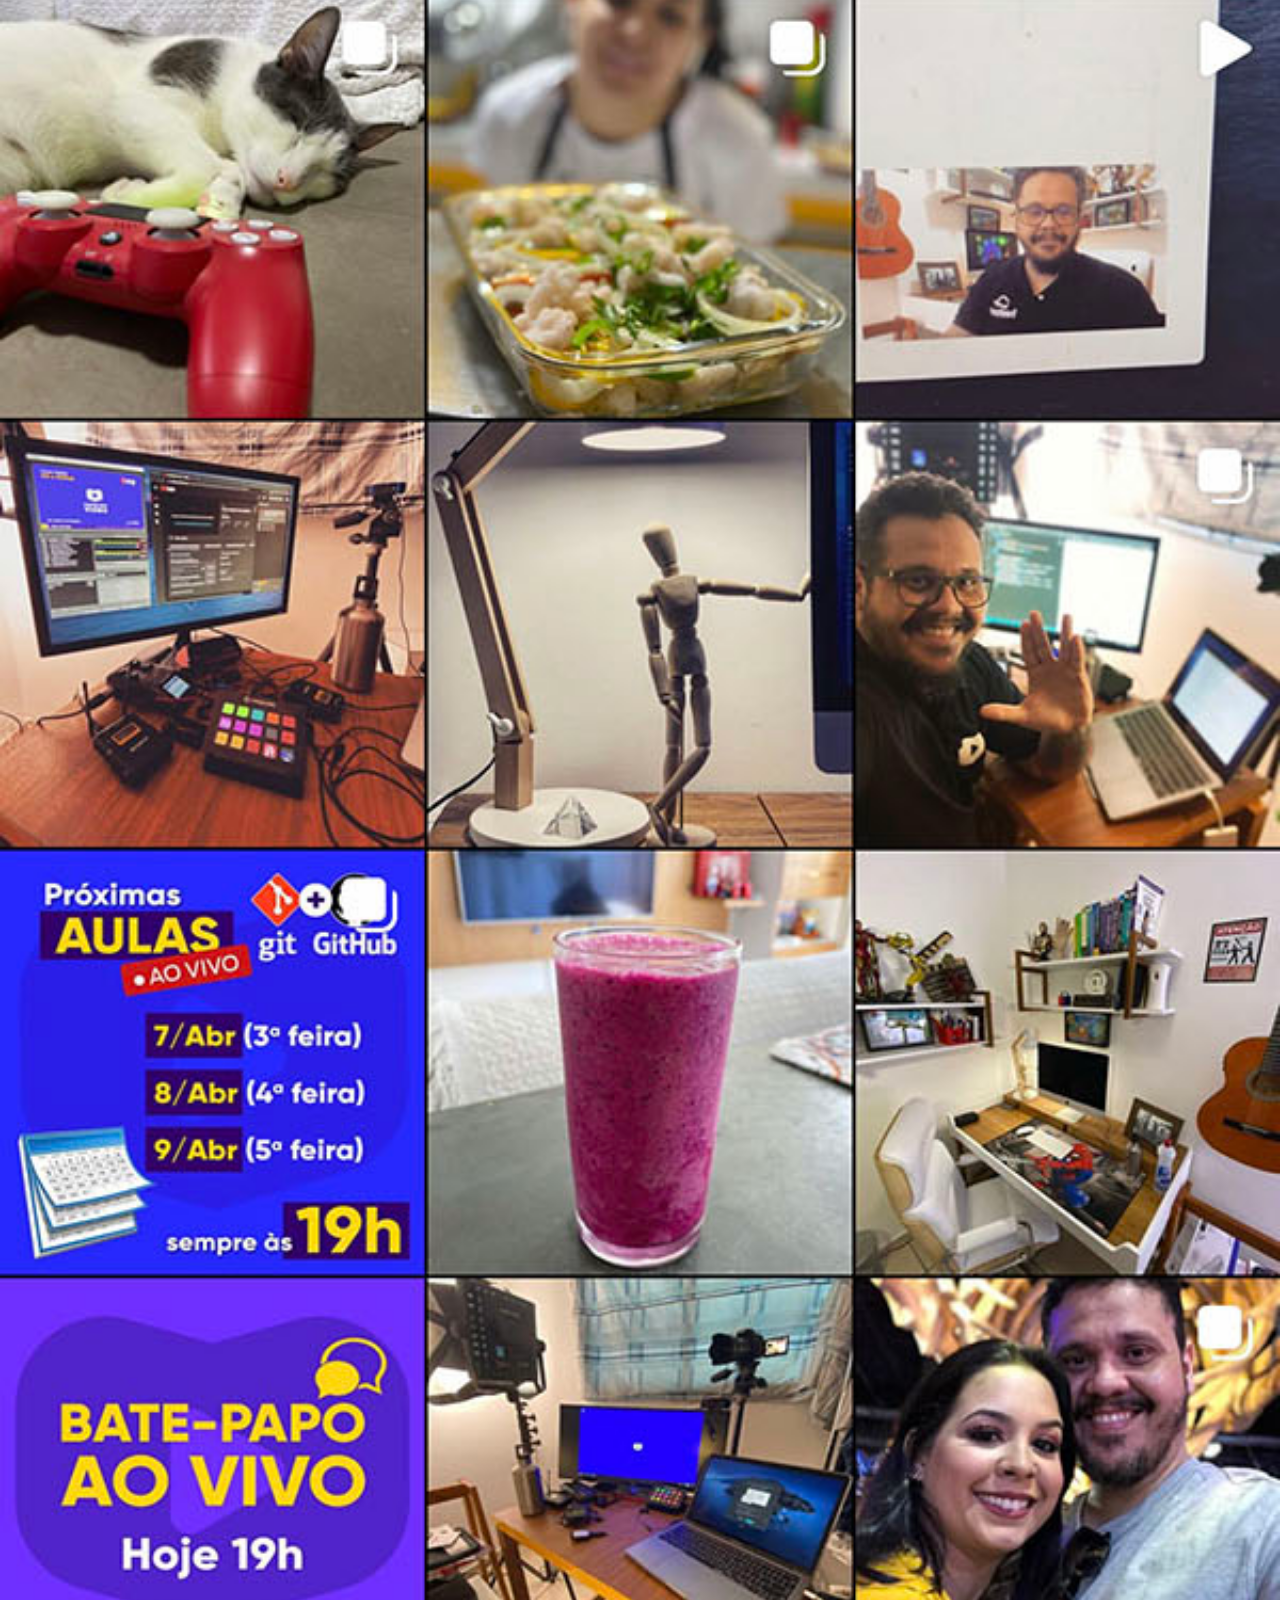
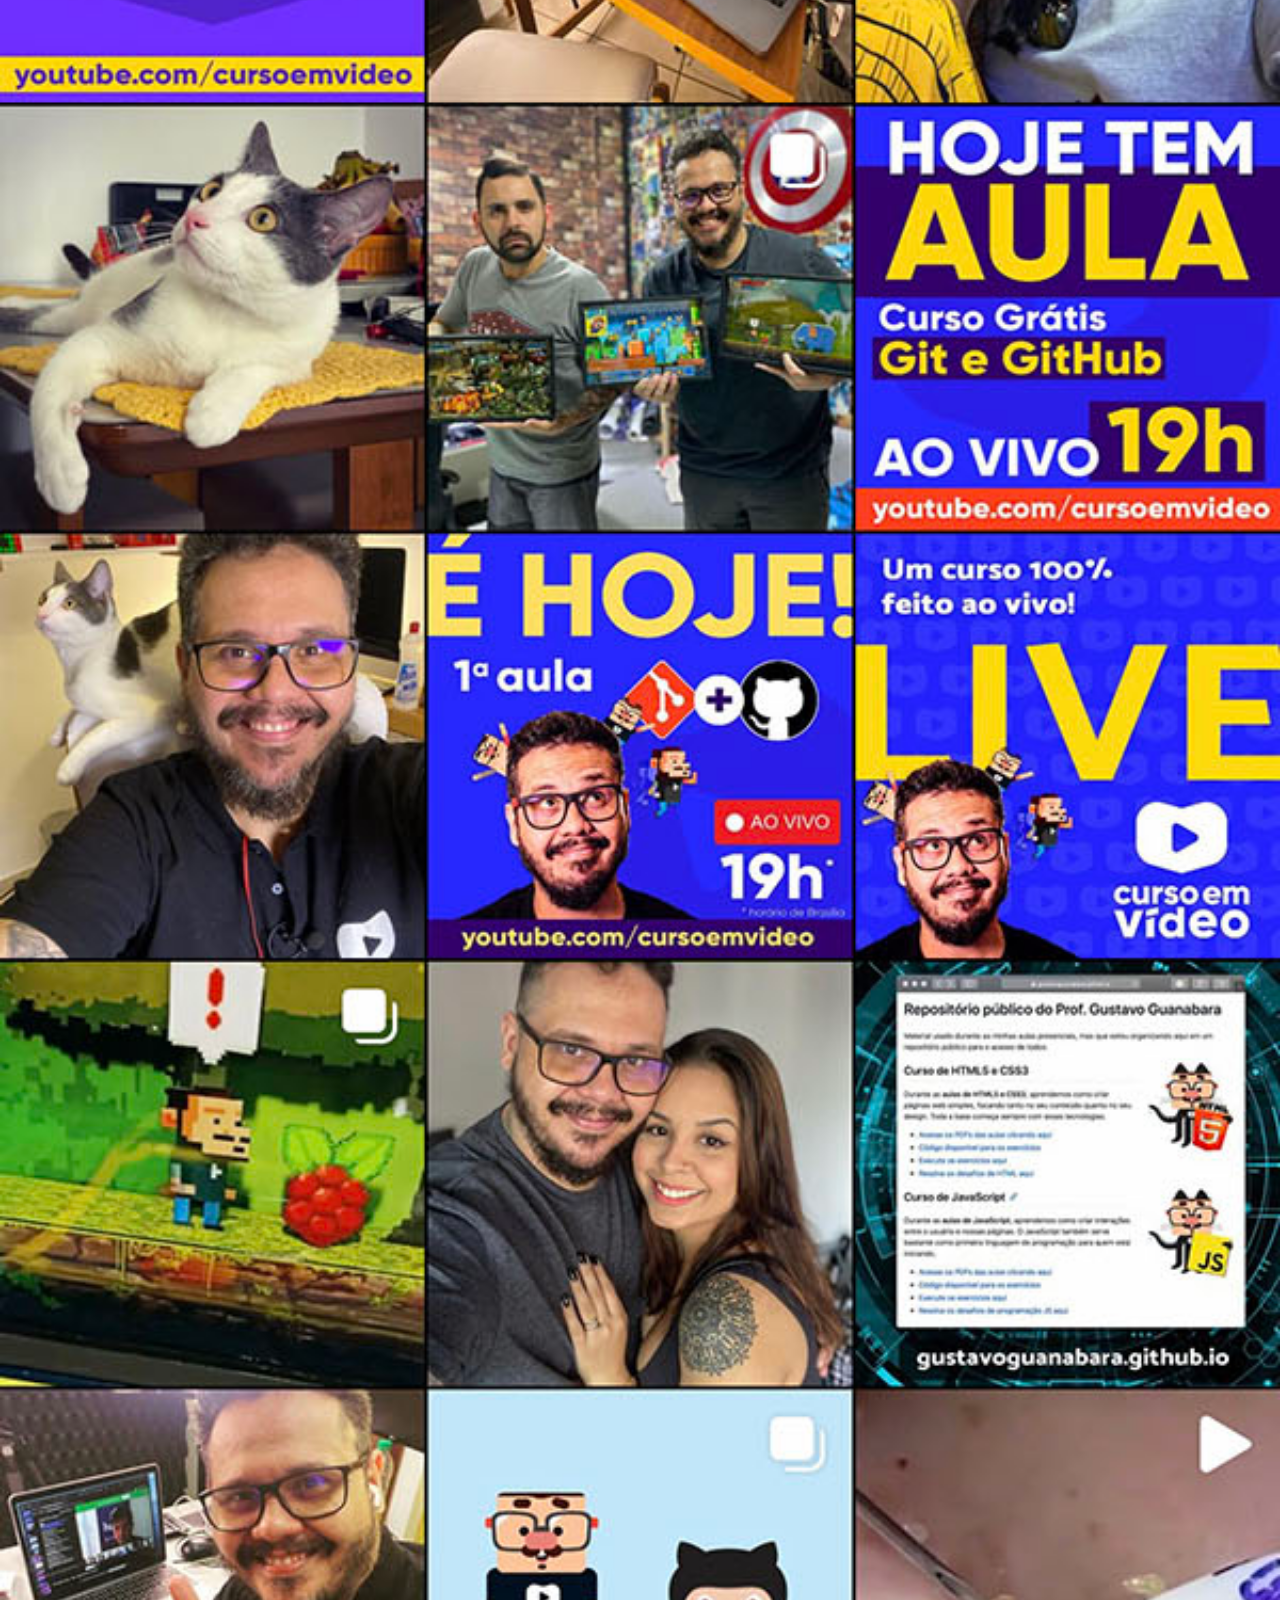
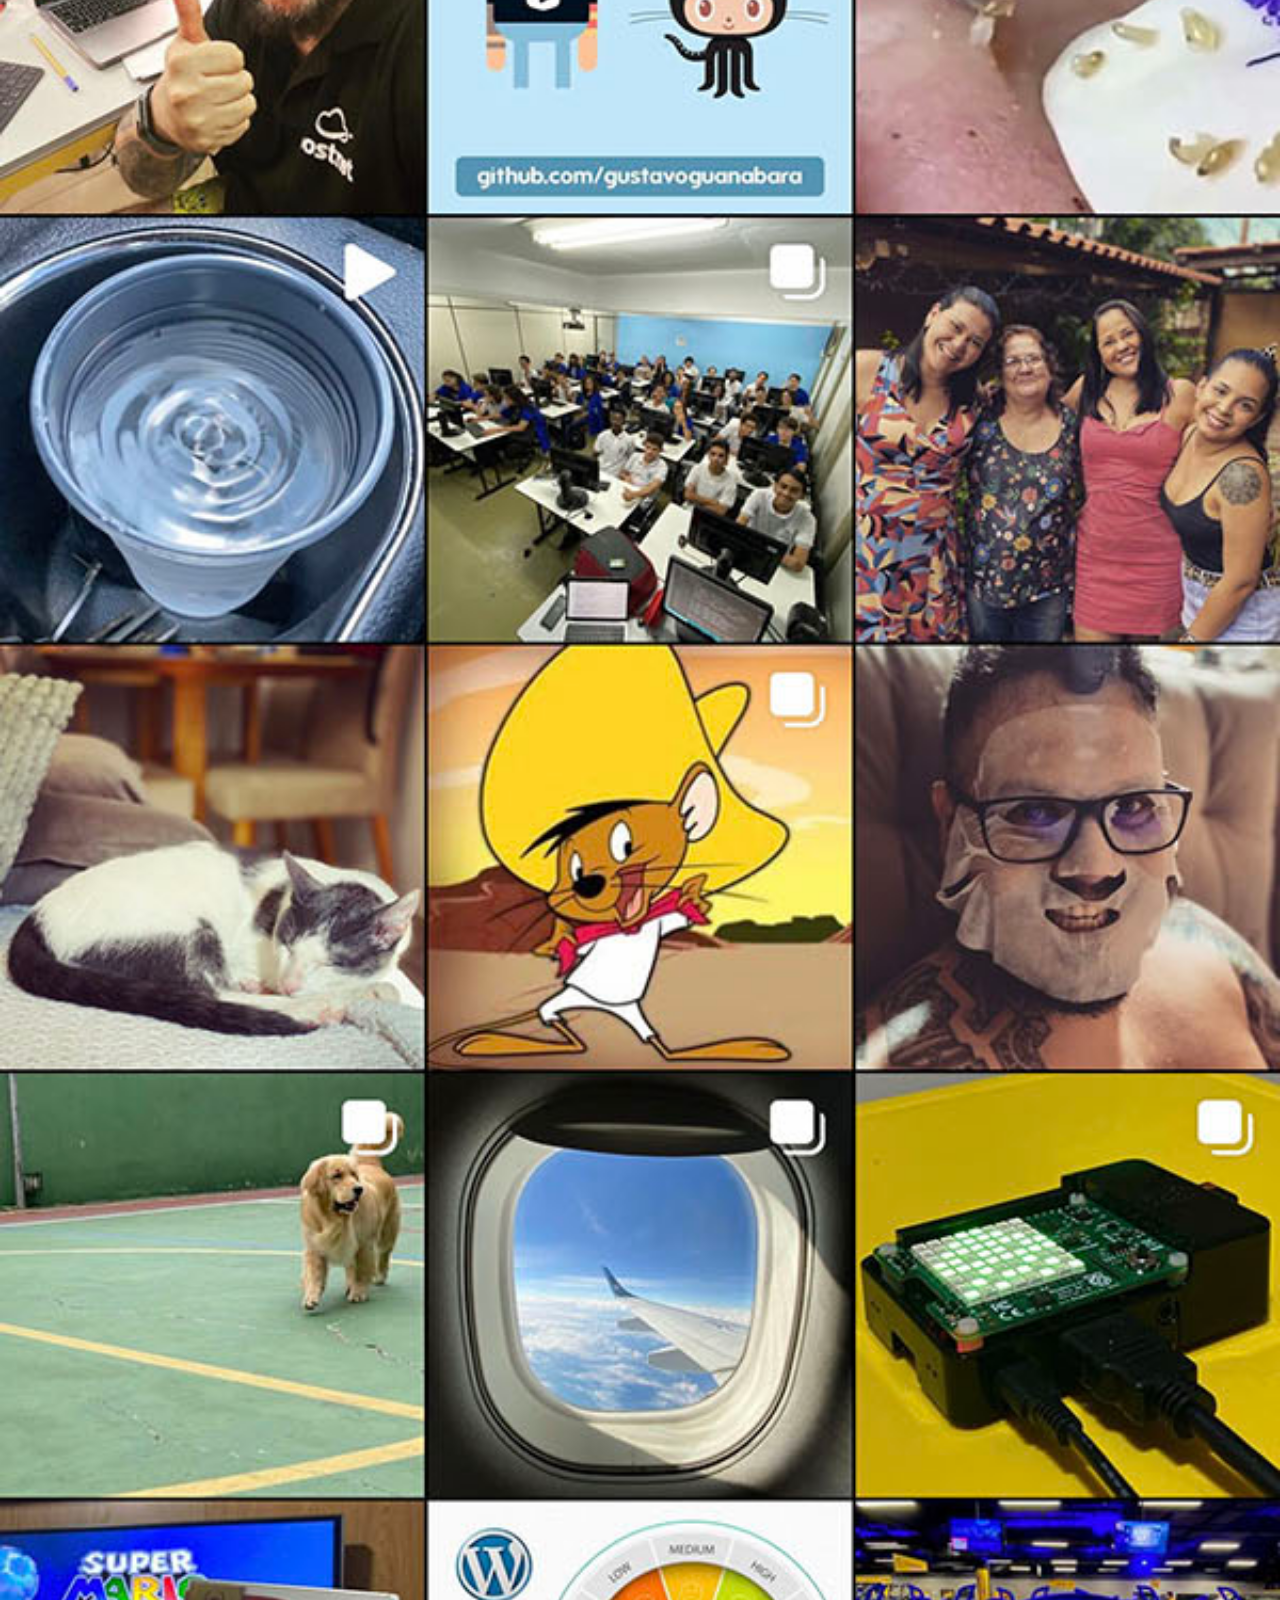
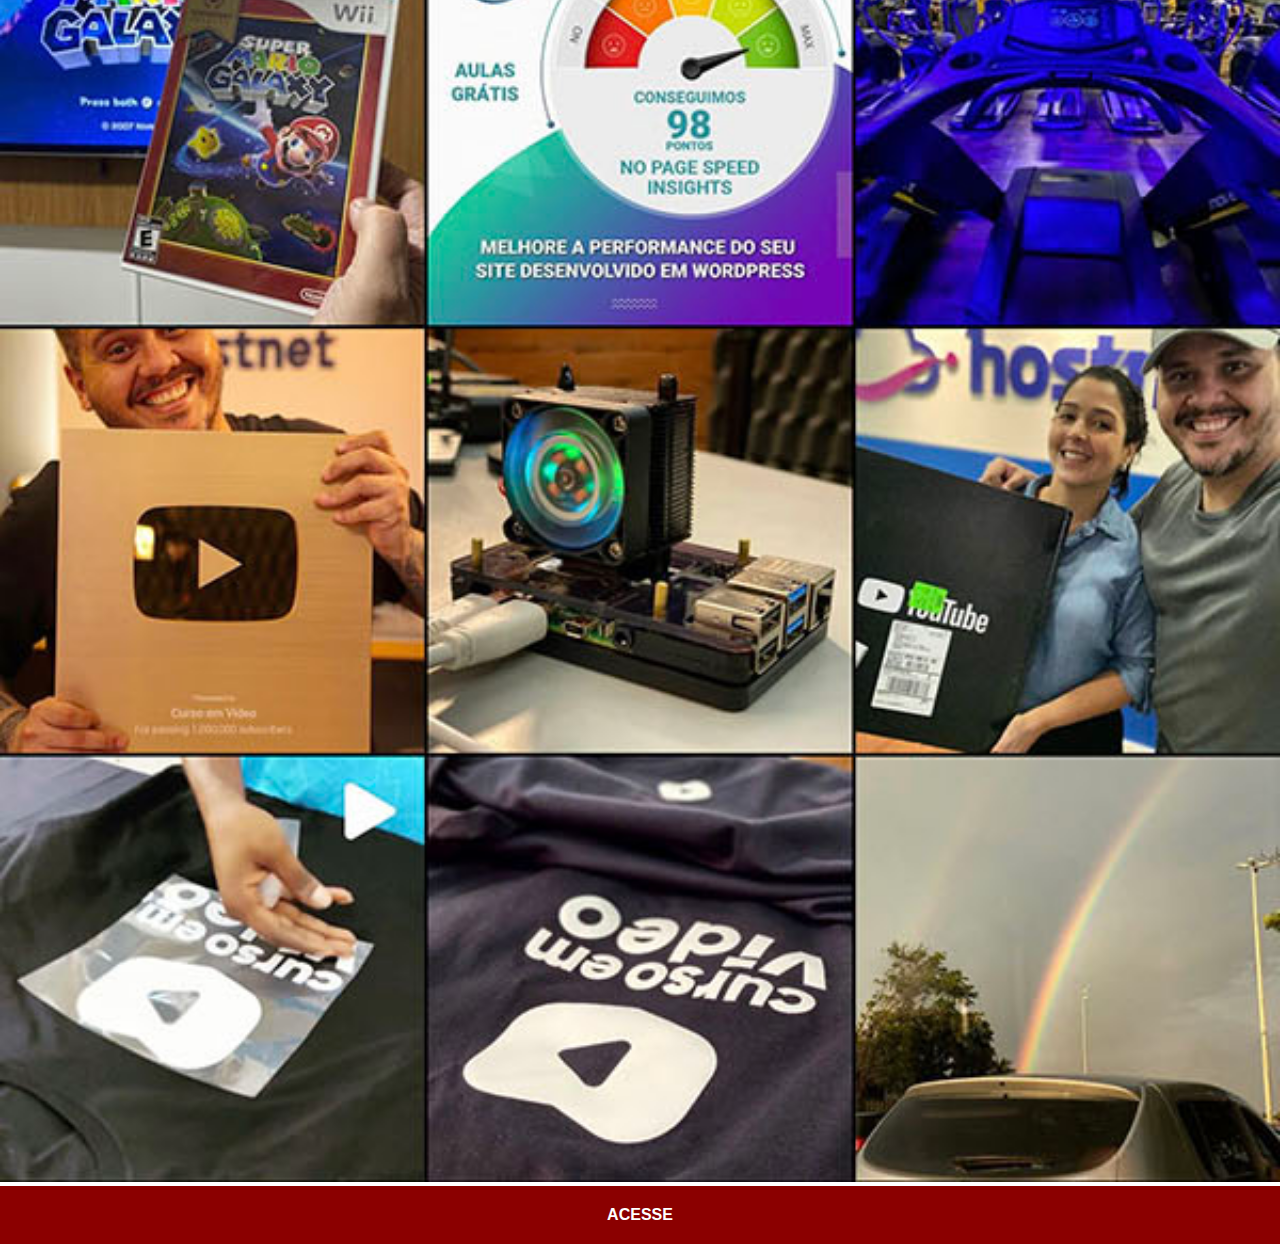
<file: instagram.html>
<!DOCTYPE html>
<html lang="en">
<head>
    <meta charset="UTF-8">
    <meta http-equiv="X-UA-Compatible" content="IE=edge">
    <meta name="viewport" content="width=device-width, initial-scale=1.0">
    <link rel="stylesheet" href="estilos/social.css">
    <title>Instagram</title>
</head>
<body>
    <img src="imagens/tela-instagram.jpg" alt="Instagram">
    <a href="http://www.instagram.com/gustavoguanabara/" target="_blank">ACESSE</a>
</body>
</html>
</file>
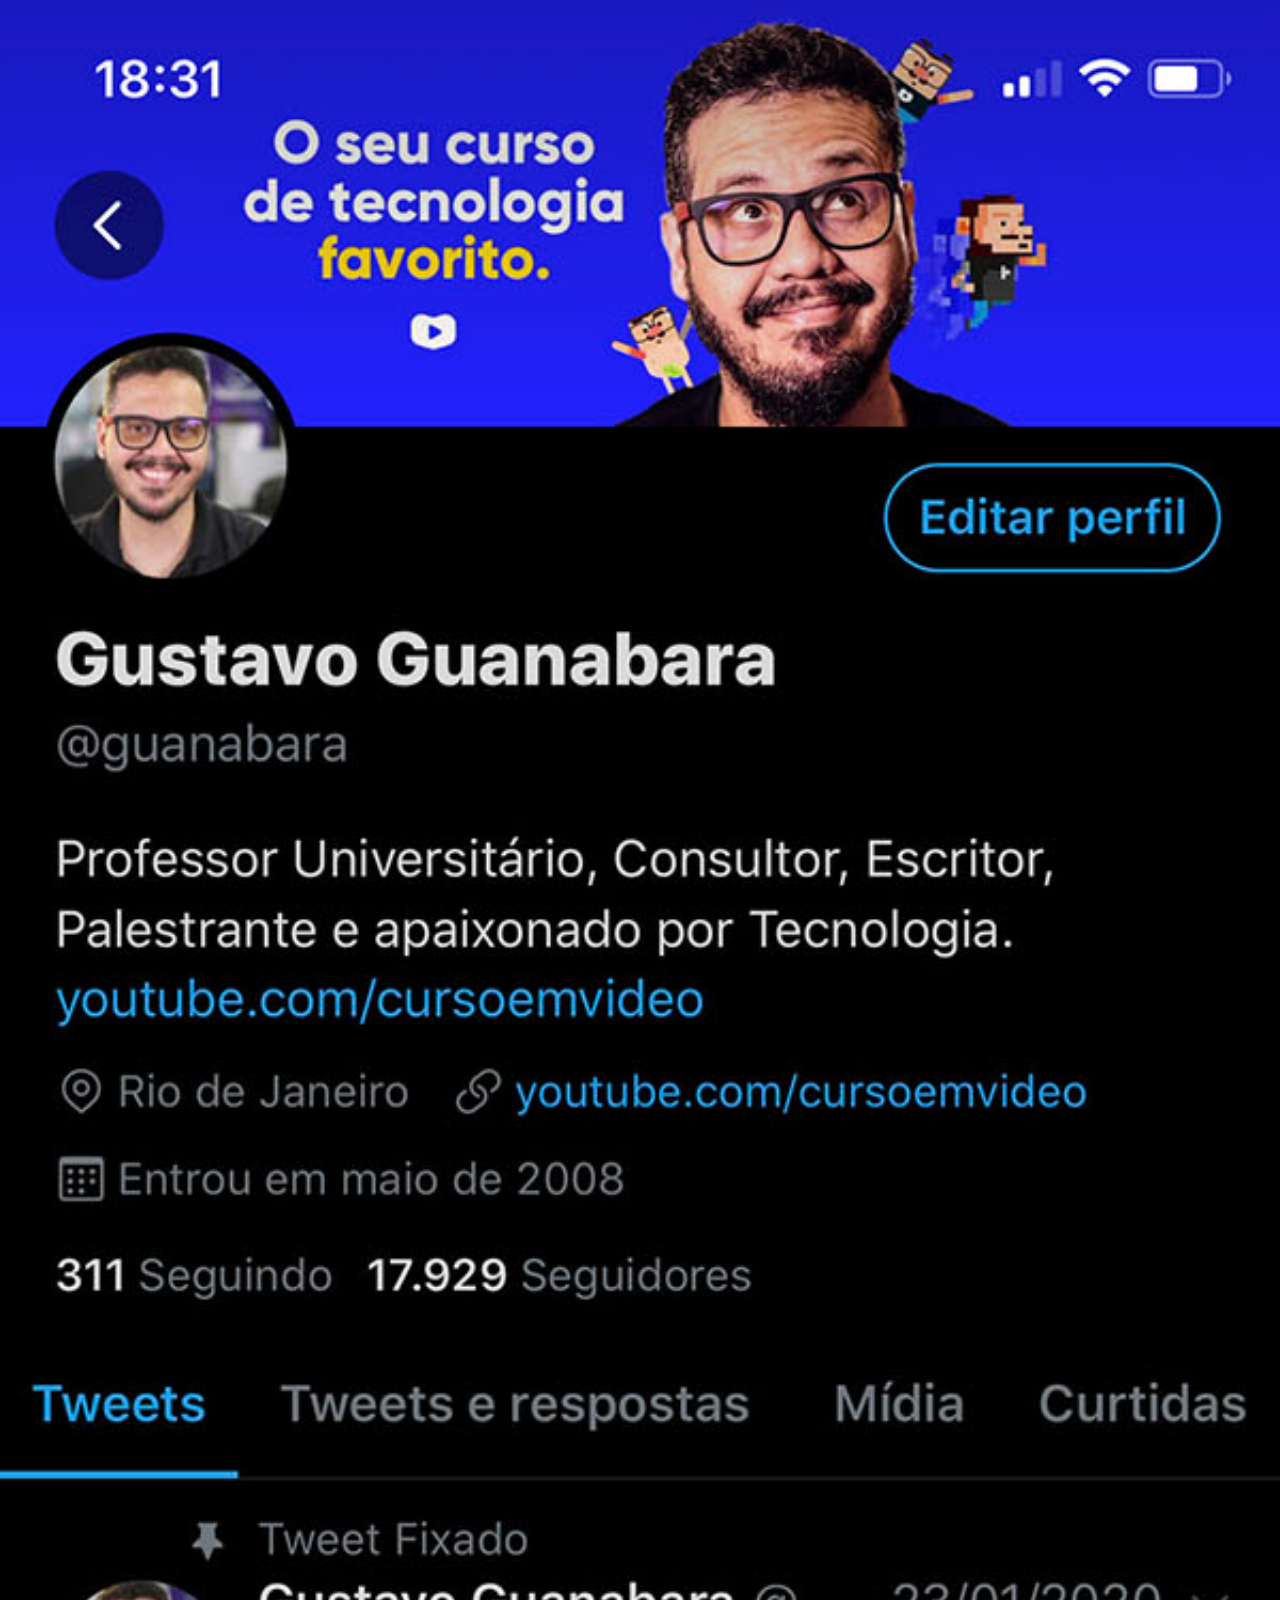
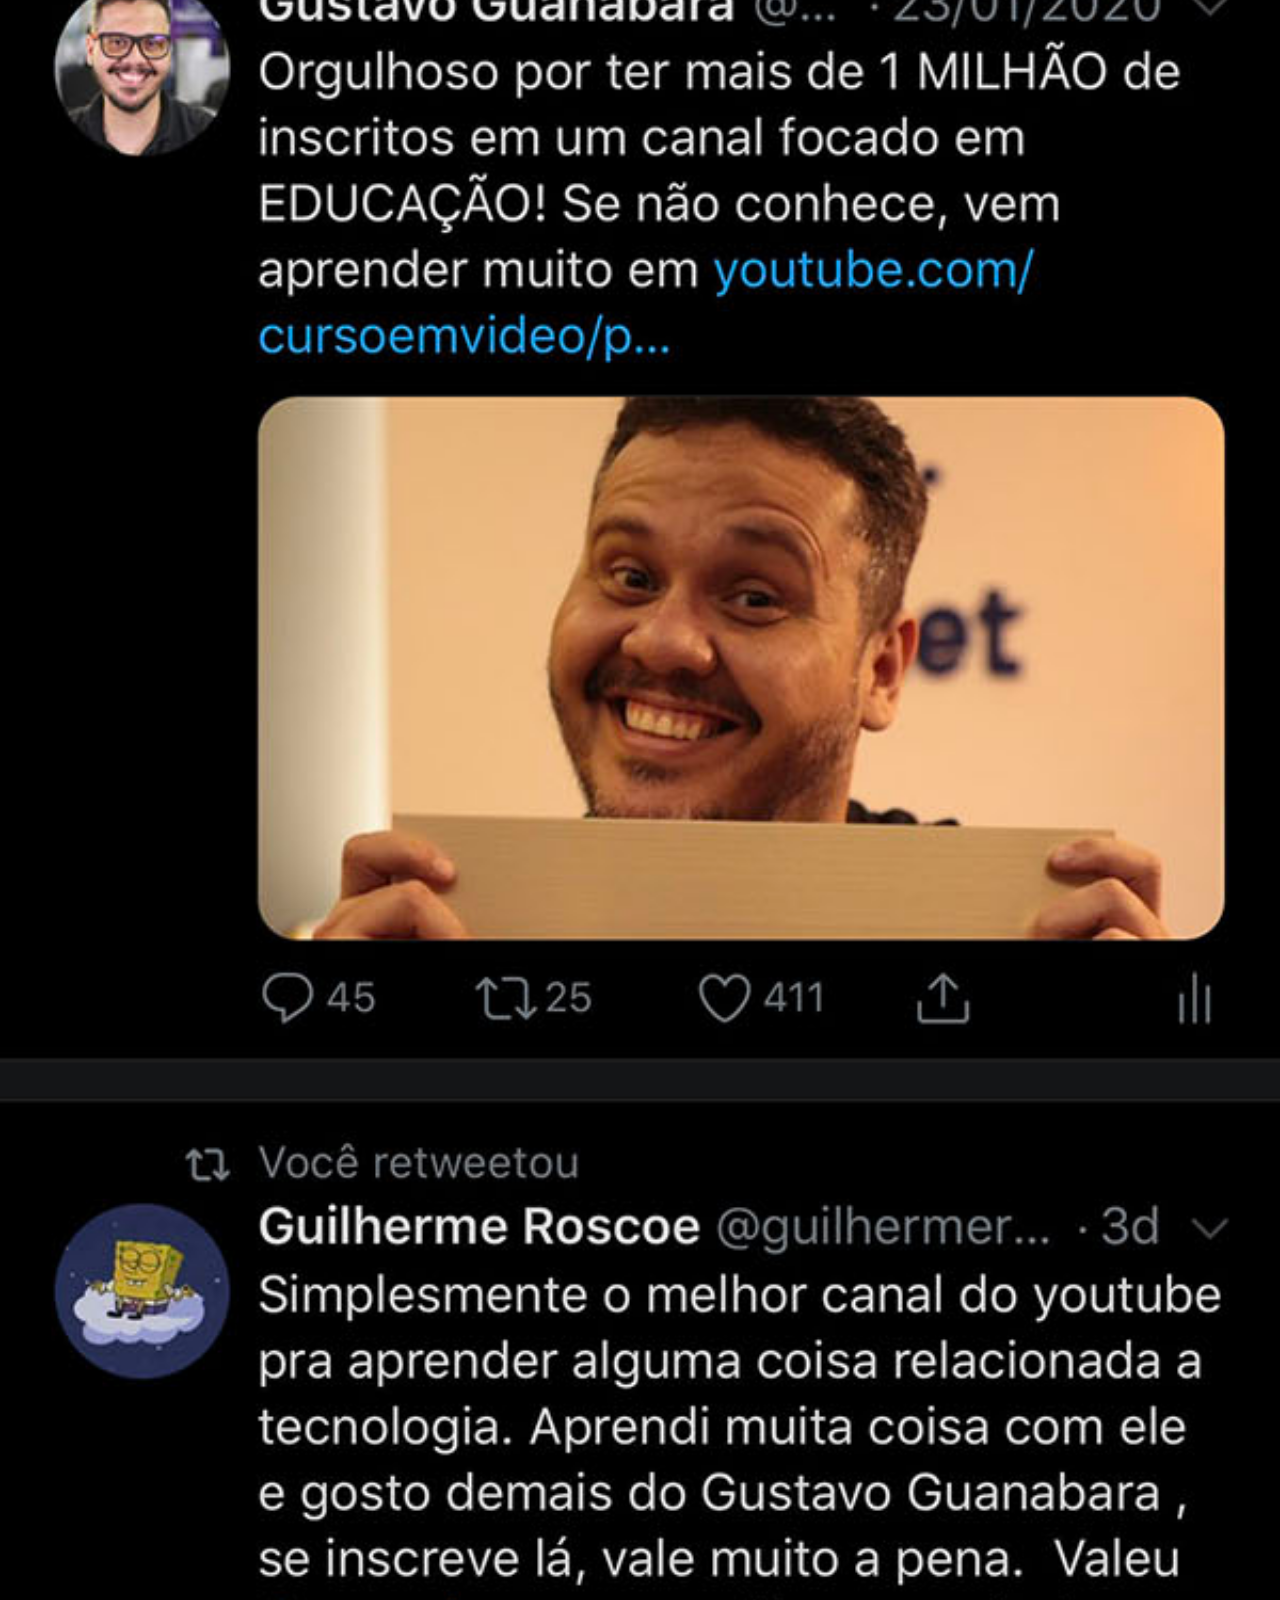
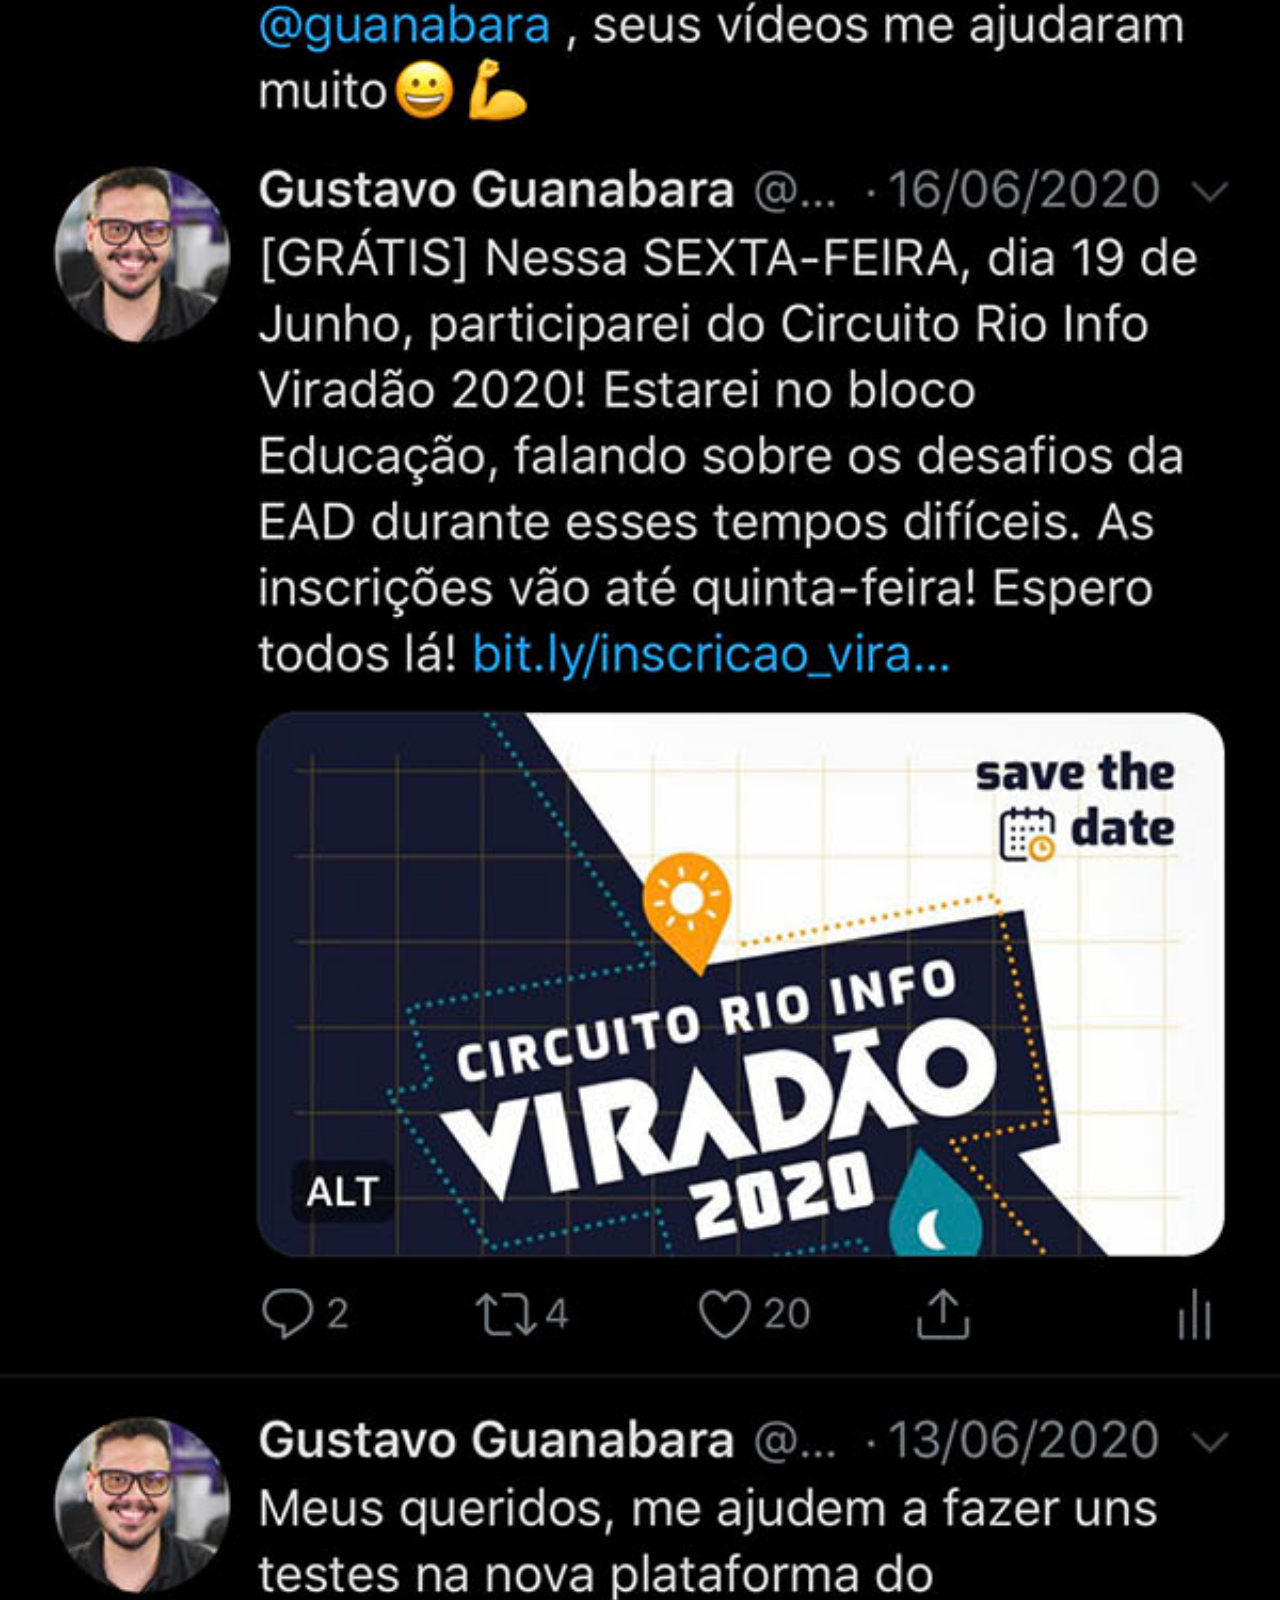
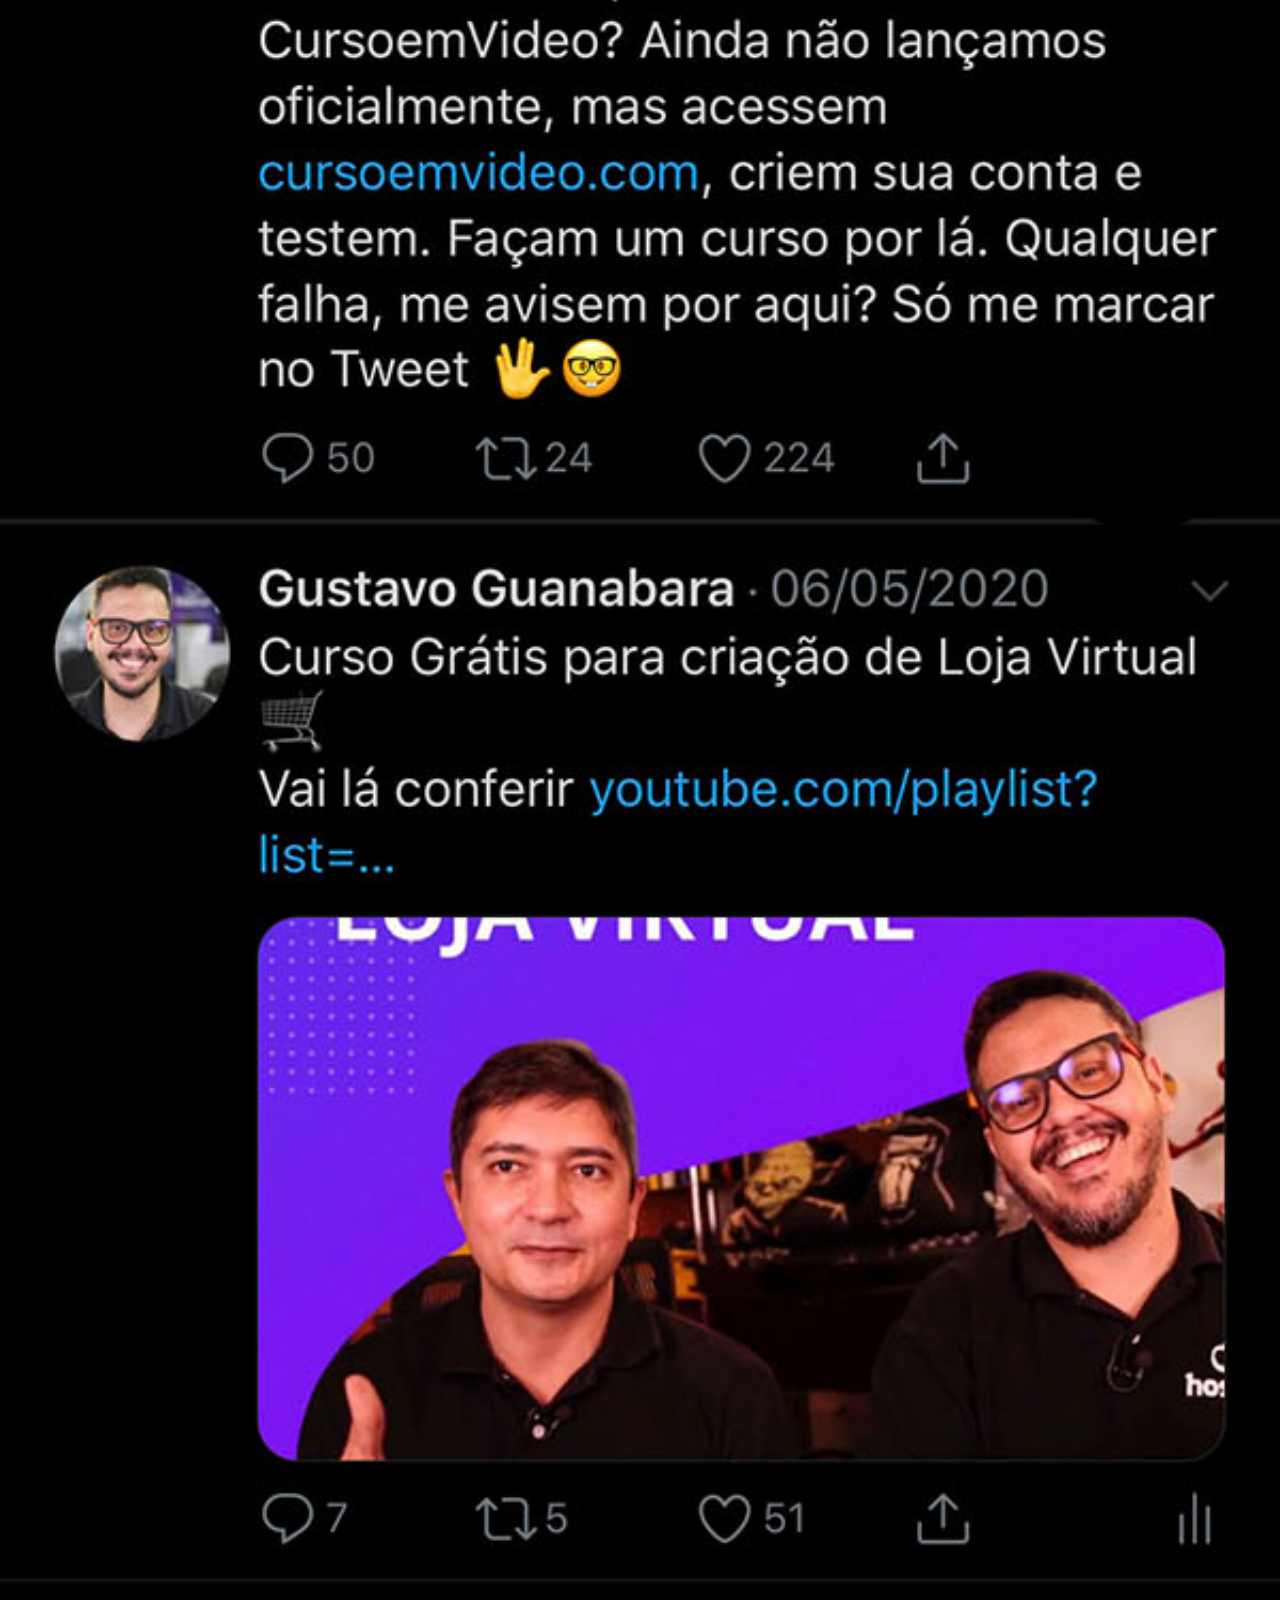
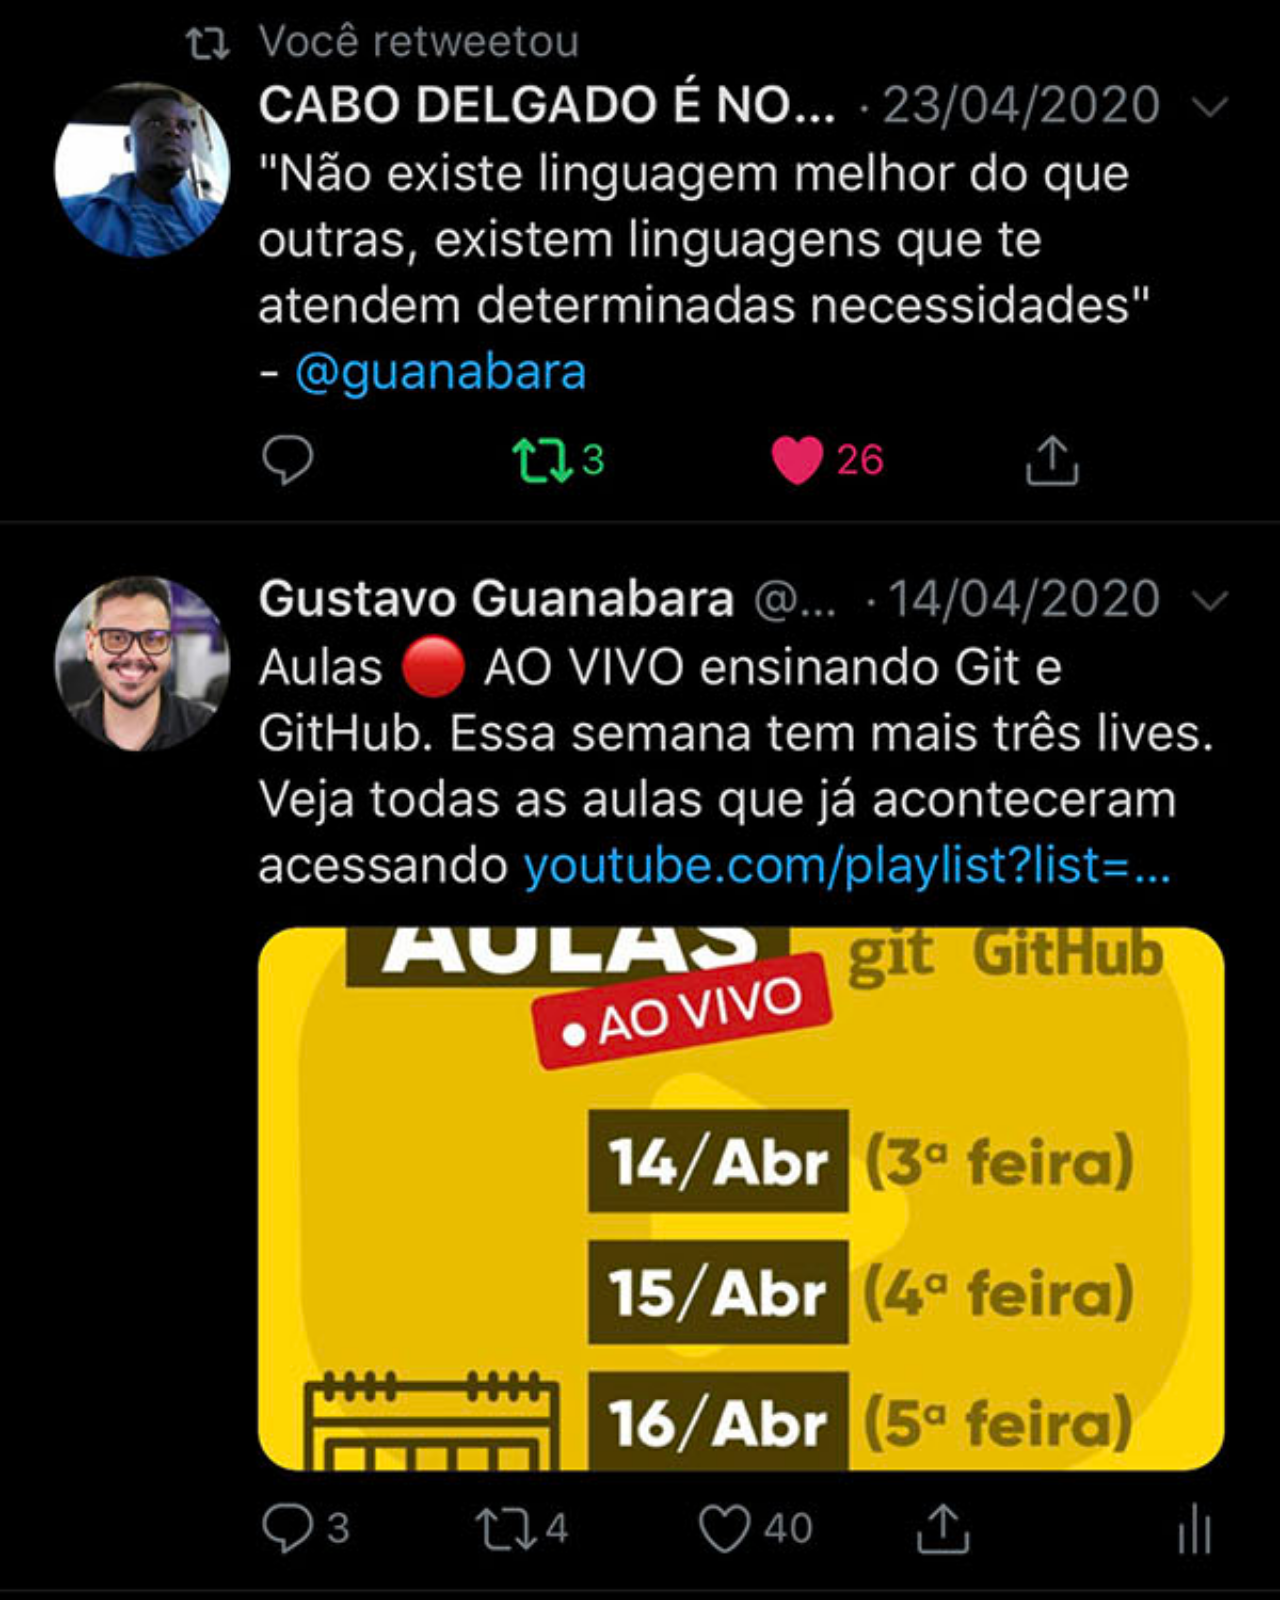
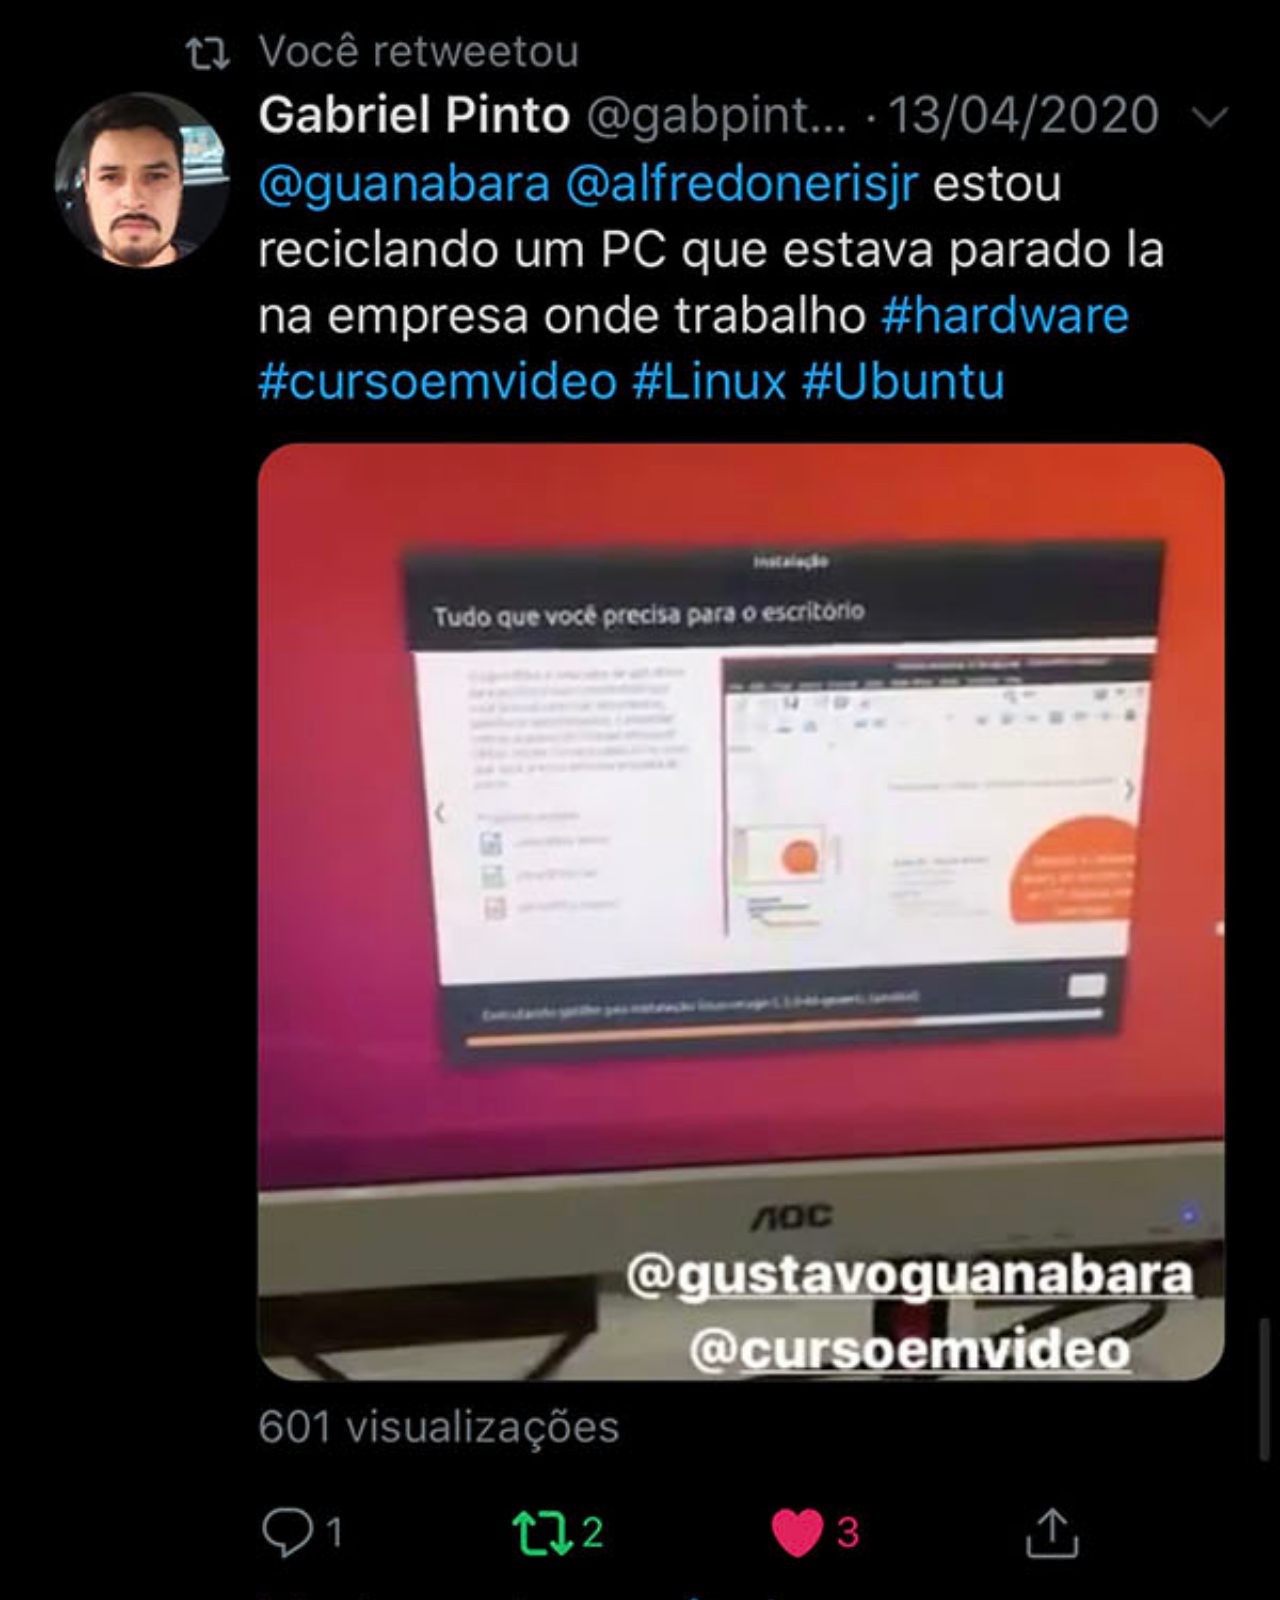
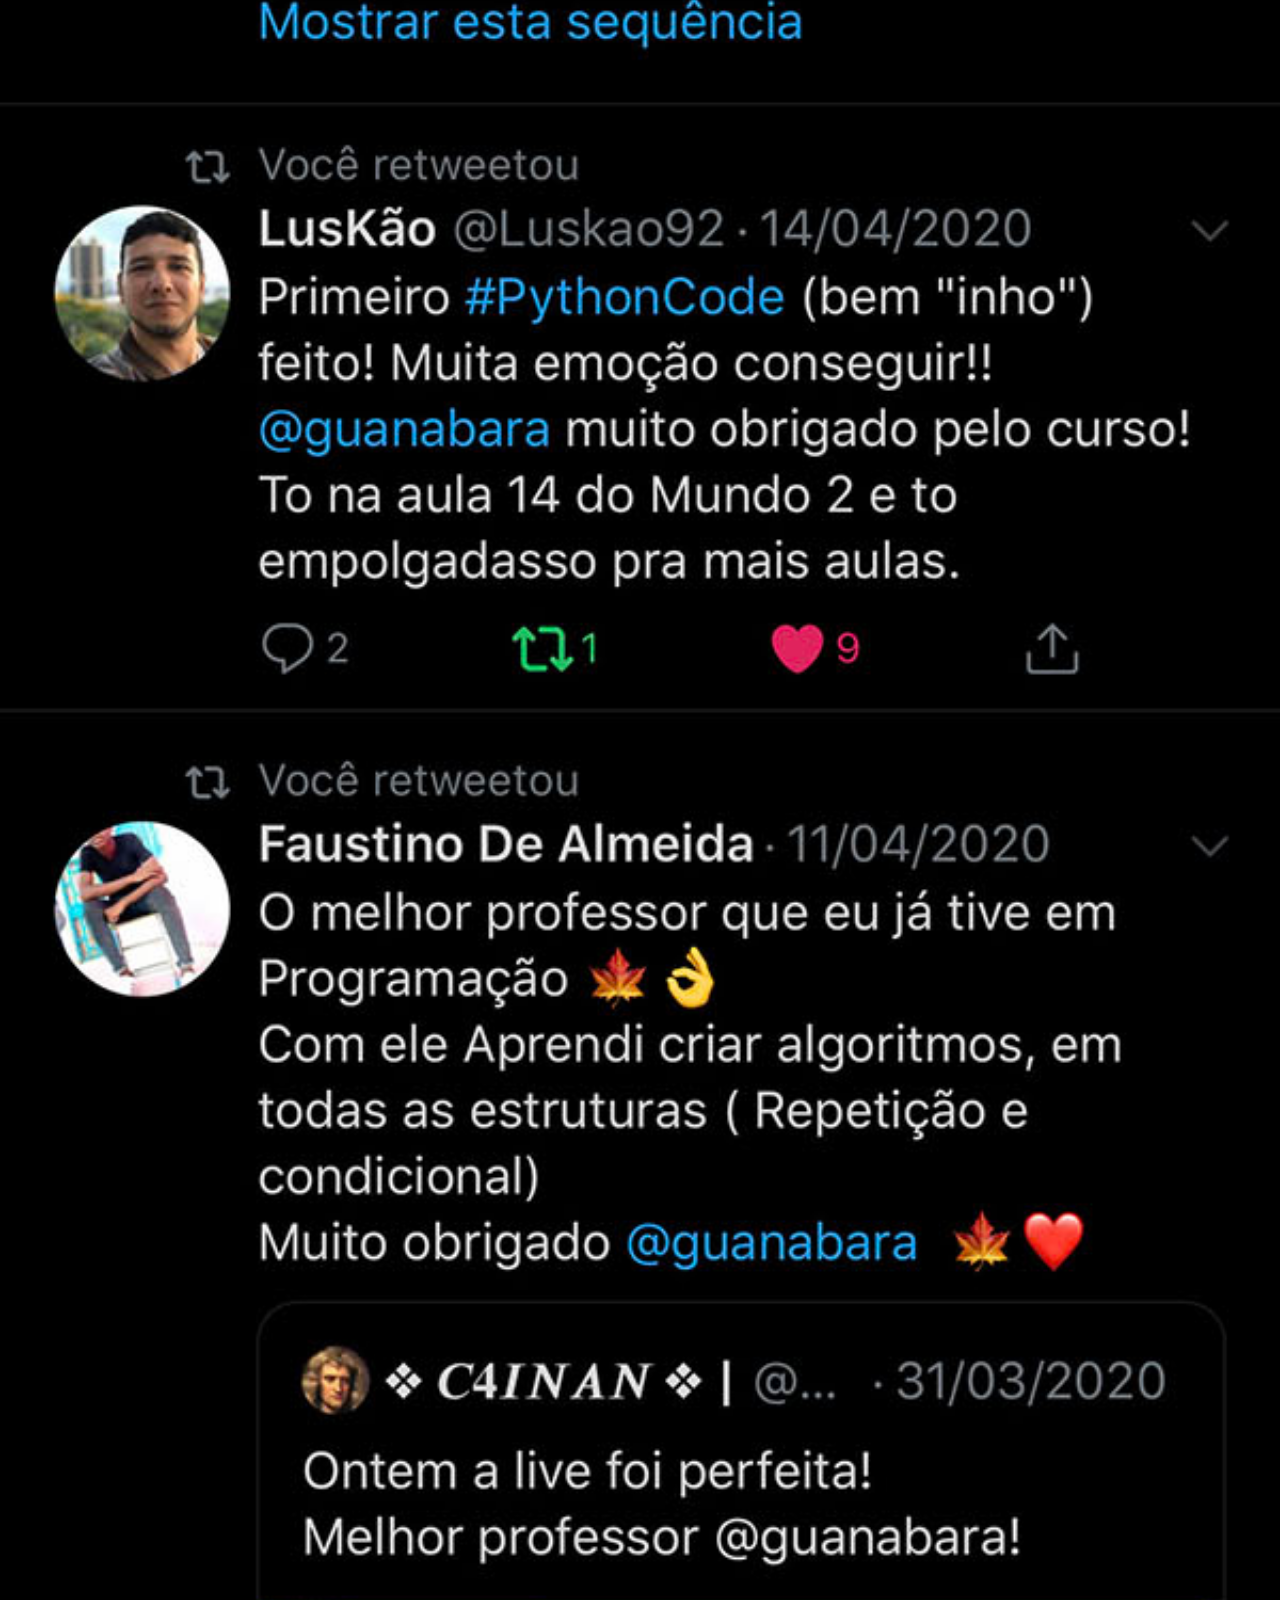
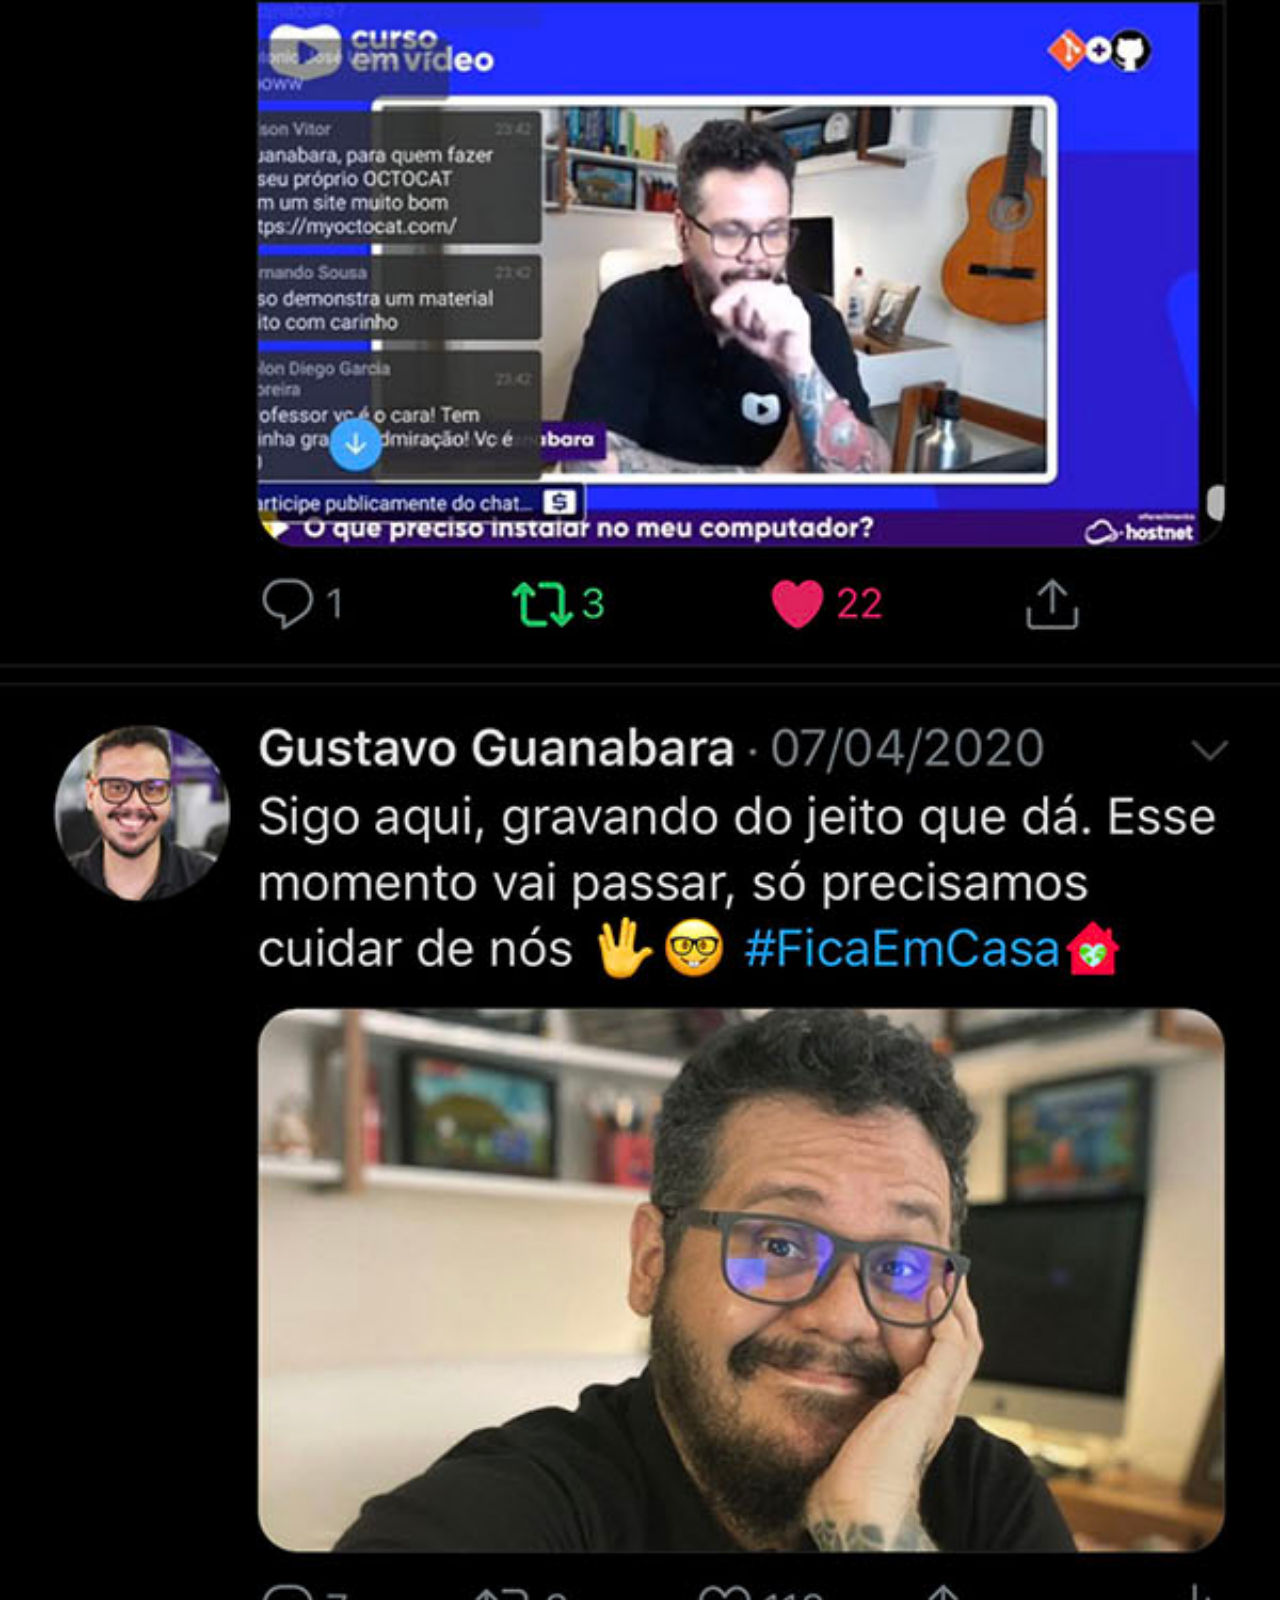
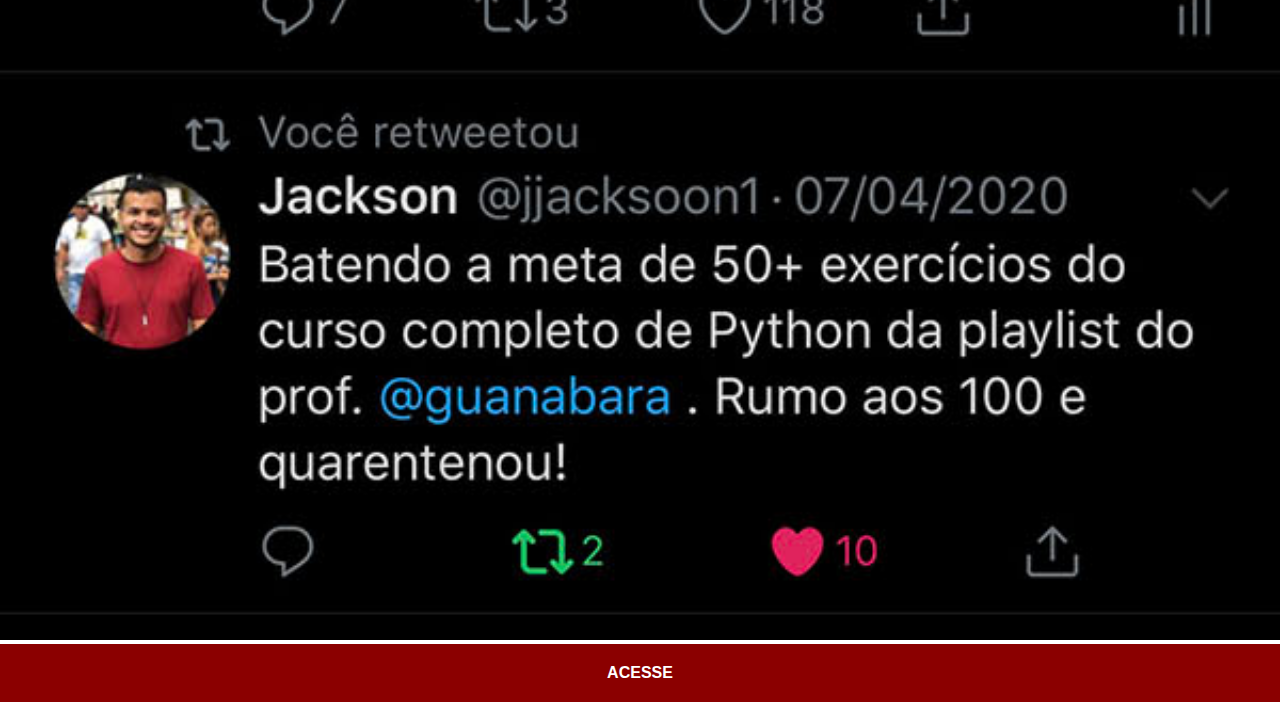
<file: twitter.html>
<!DOCTYPE html>
<html lang="en">
<head>
    <meta charset="UTF-8">
    <meta http-equiv="X-UA-Compatible" content="IE=edge">
    <meta name="viewport" content="width=device-width, initial-scale=1.0">
    <link rel="stylesheet" href="estilos/social.css">
    <title>Twitter</title>
</head>
<body>
    <img src="imagens/tela-twitter.jpg" alt="Twitter">
    <a href="https://twitter.com/guanabara" target="_blank">ACESSE</a>
</body>
</html>
</file>
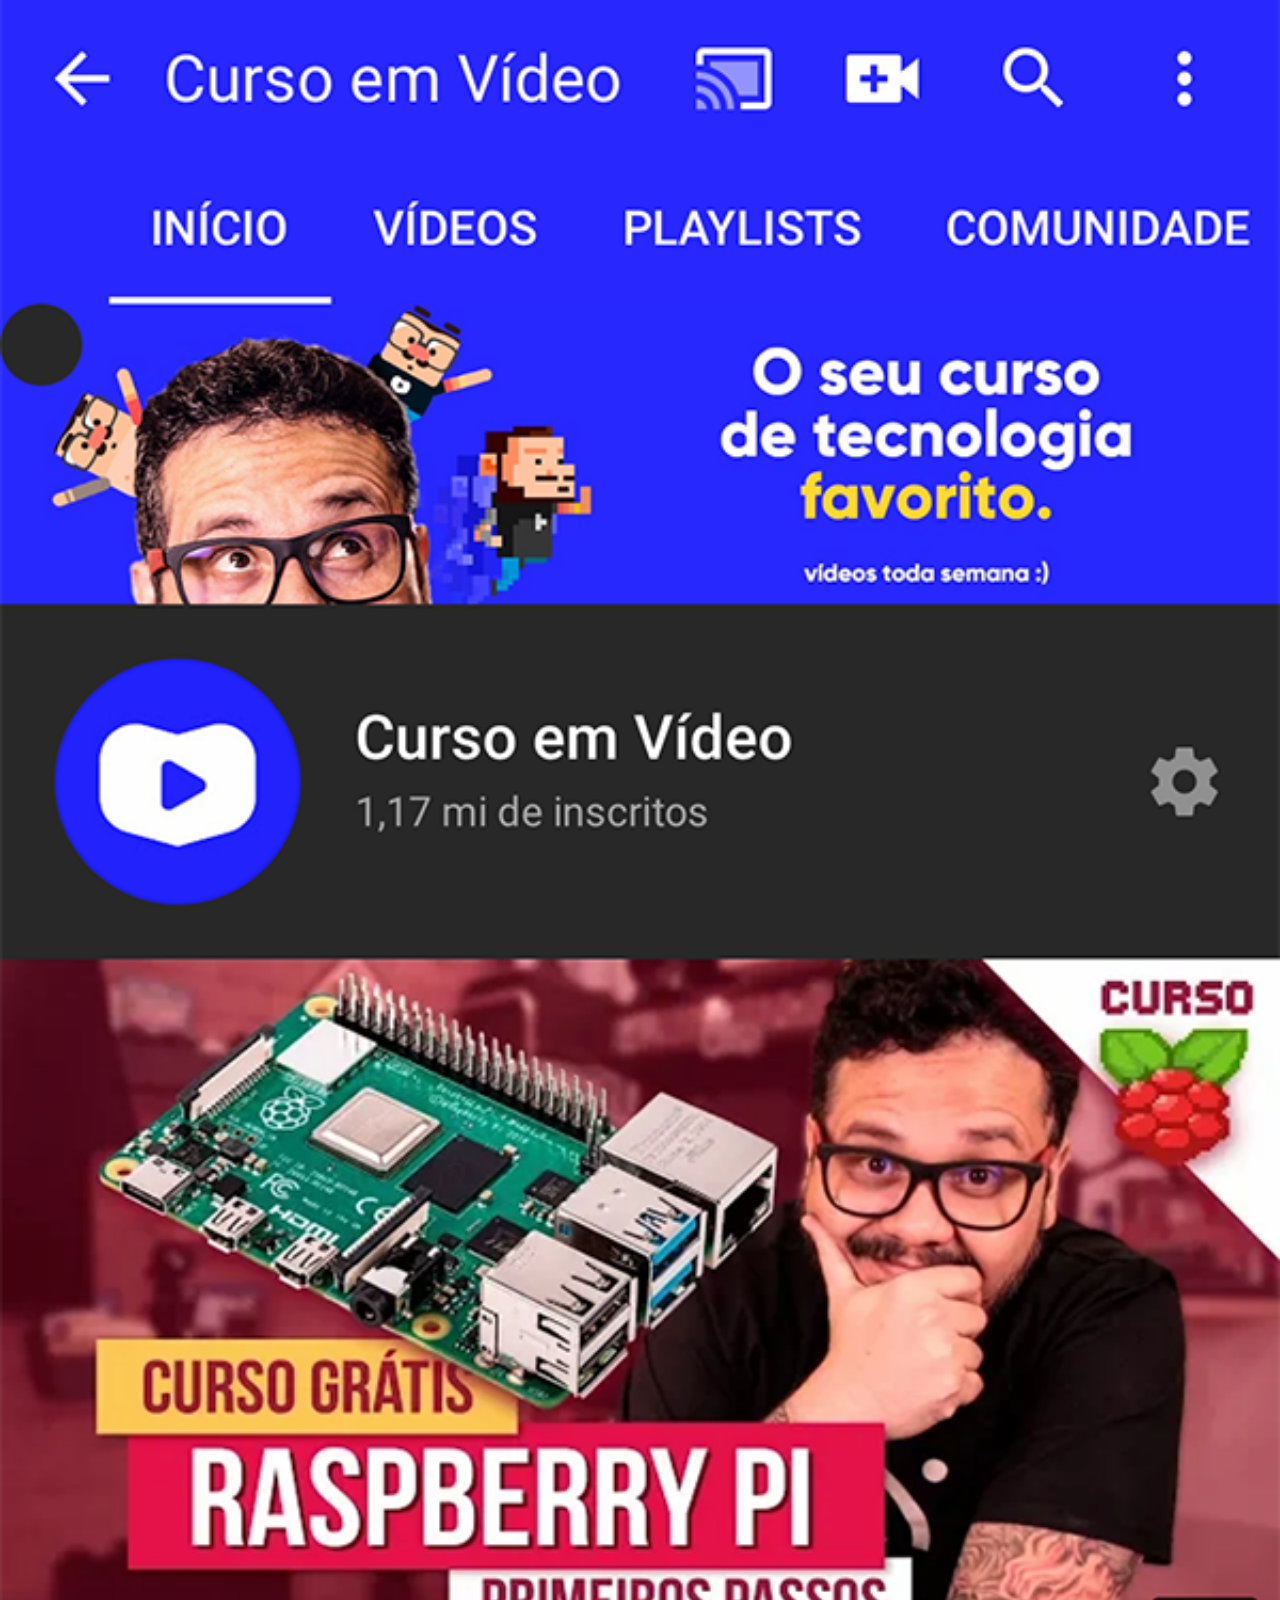
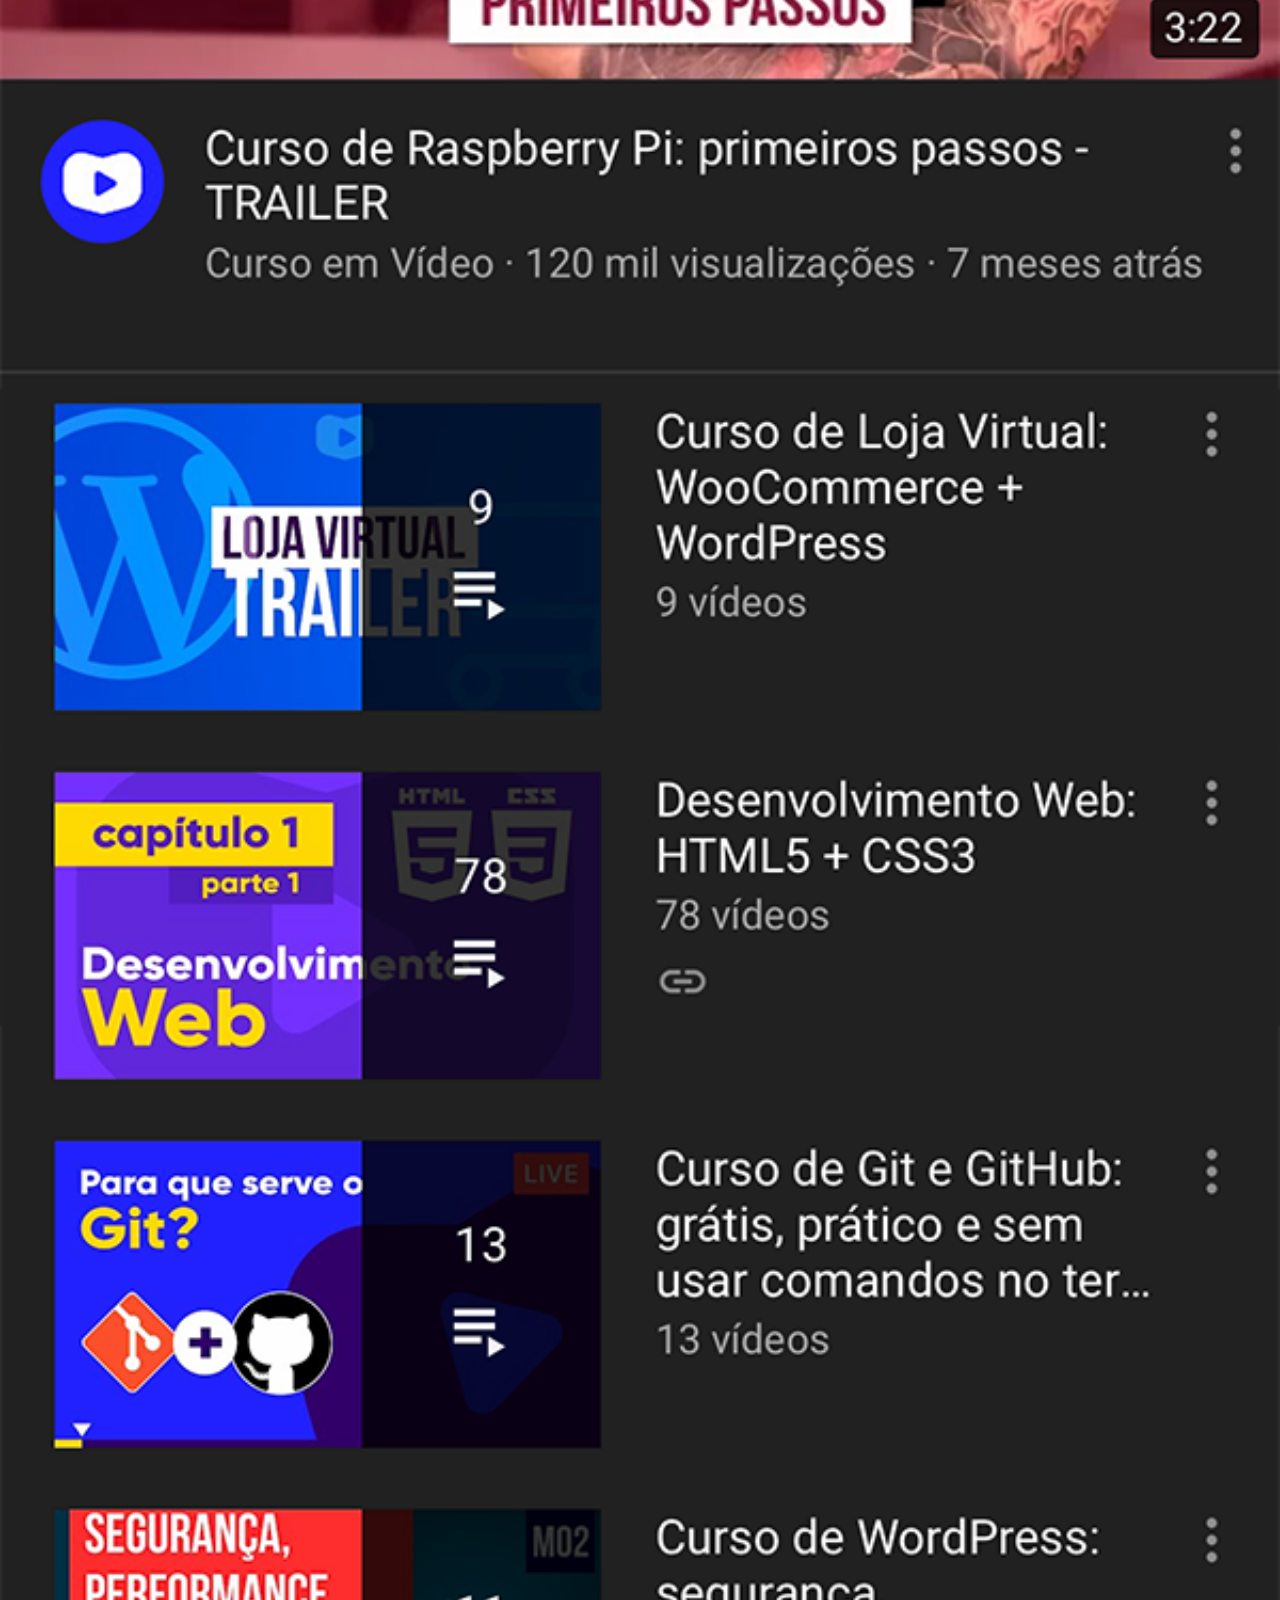
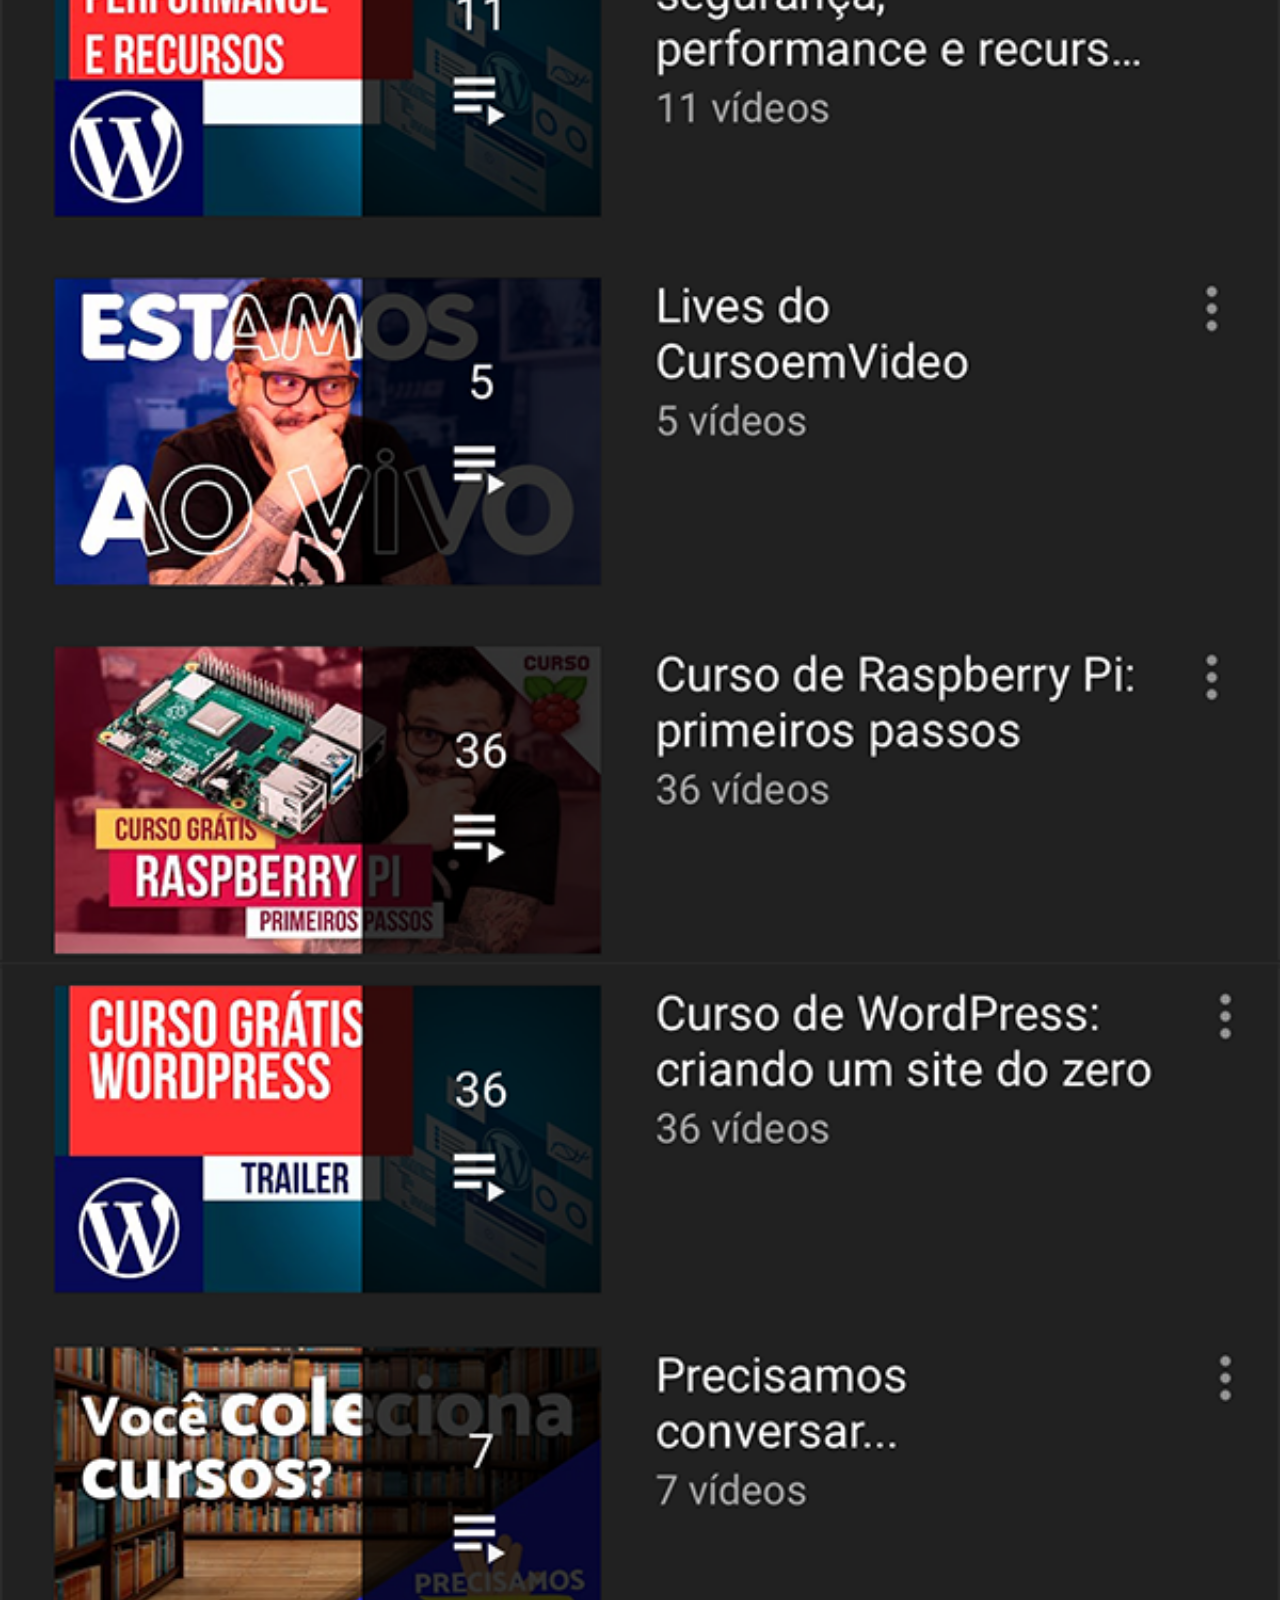
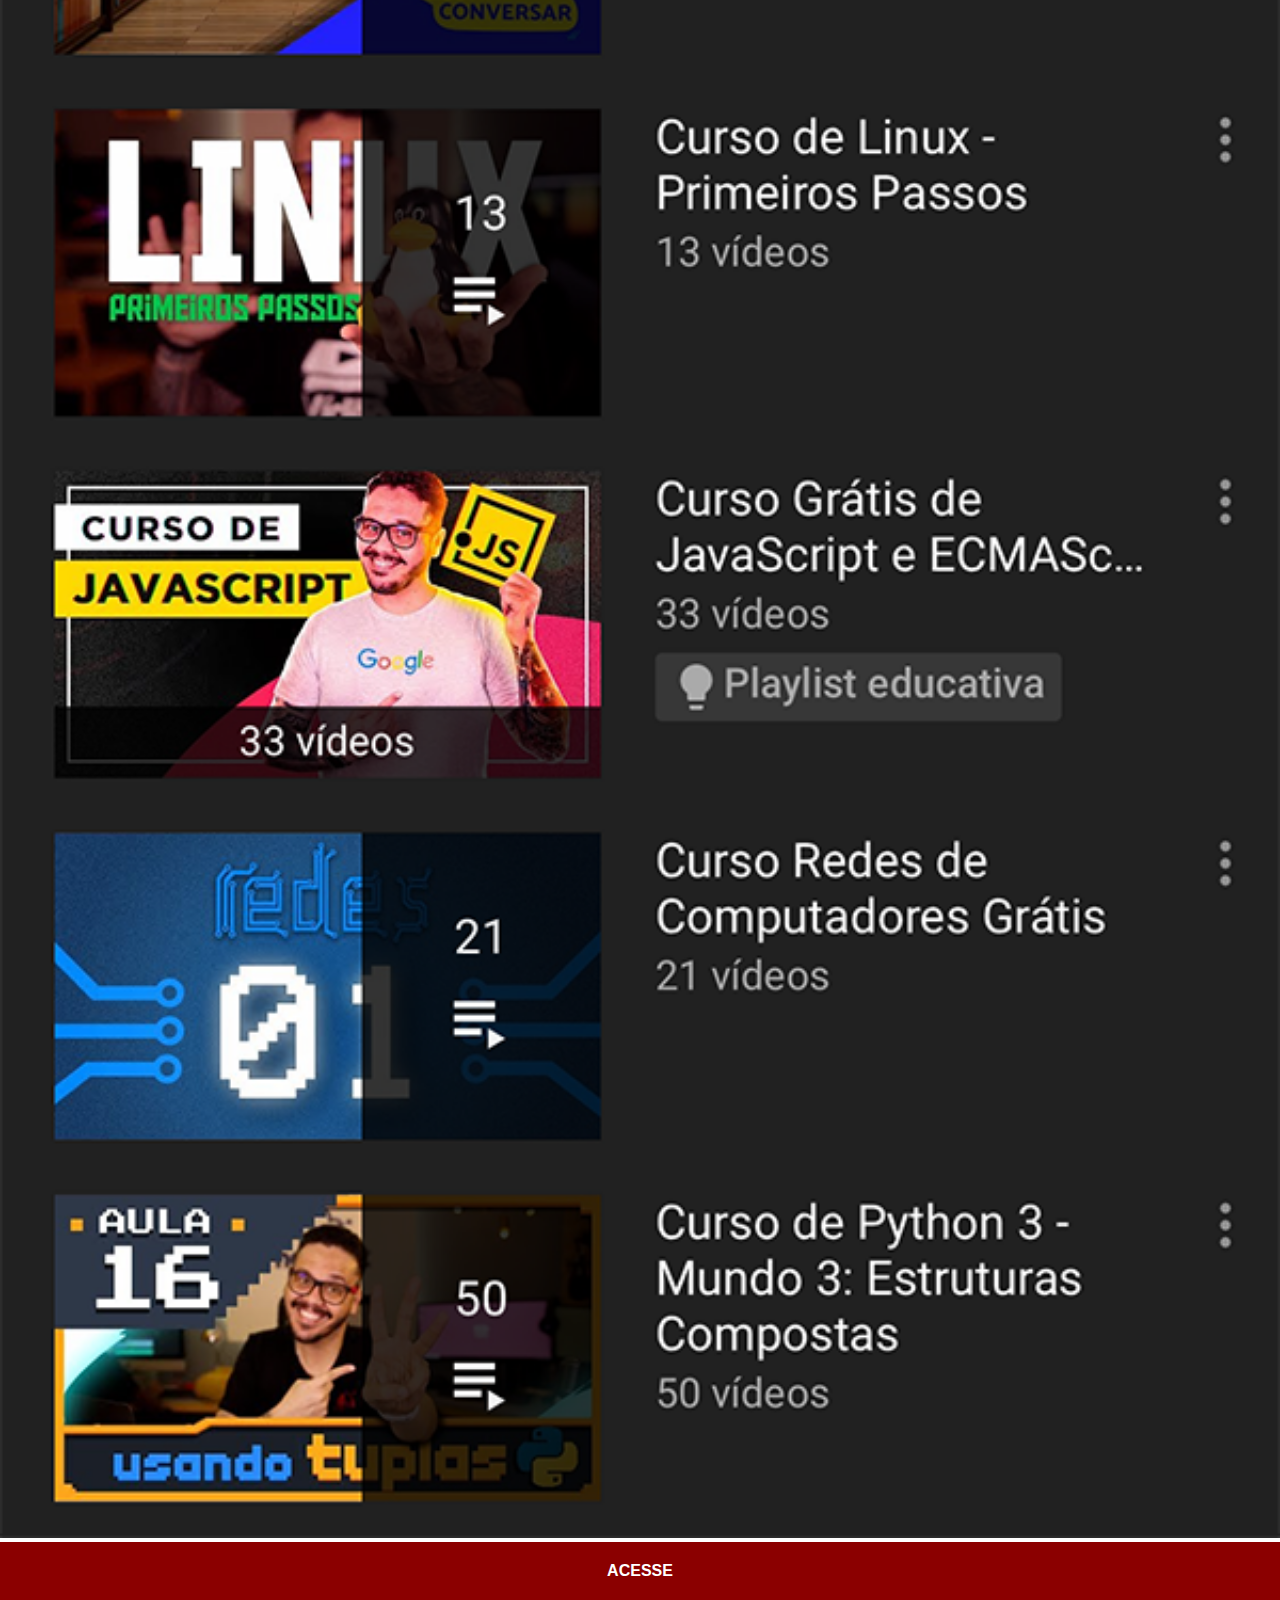
<file: youtube.html>
<!DOCTYPE html>
<html lang="en">
<head>
    <meta charset="UTF-8">
    <meta http-equiv="X-UA-Compatible" content="IE=edge">
    <meta name="viewport" content="width=device-width, initial-scale=1.0">
    <link rel="stylesheet" href="estilos/social.css">
    <title>Youtube</title>
</head>
<body>
    <img src="imagens/tela-youtube.png" alt="Youtube">
    <a href="https://www.youtube.com/cursoemvideo/playlist/" 
    target="_blank">ACESSE</a>
</body>
</html>
</file>
<file: estilos/style.css>
@charset "UTF-8";

* {
    margin: 0px;
    padding: 0px;
    font-family: Arial, Helvetica, sans-serif;
}
-
html, body {
    height: 100vh;
    width: 100vw;
    background-color: black;
}

body {
    background: url('../imagens/fundo-madeira.jpg') no-repeat top center;
    background-size: cover;
    background-attachment: fixed;
}

main {
    position: relative;
    height: 100vh;
}

section#telefone {
    position: absolute;
    top: 50%;
    left: 50%;
    transform: translate(-50%, -50%);

    height: 627px;
    width: 311px;
    background-color: blue;
    background: url('../imagens/frame-iphone.png') no-repeat;
}

iframe#tela {
    position: relative;
    top: 80px;
    left: 22px;
    width: 267px;
    height: 471px;
}

section#redes-sociais {
    text-align: right;
}

section#redes-sociais img {
    width: 50px;
    margin: 10px;
    border-radius: 50%;
    box-shadow: 2px 2px 4px rgba(0, 0, 0, 0.400);
    box-sizing: border-box;
}

section#redes-sociais img:hover {
    border: 2px solid rgba(255, 255, 255, 0.403);
    transform: translate(-3px, -3px);
    box-shadow: 5px 5px 10px rgba(0, 0, 0, 0.600);
    transition: transform .15s;
}
</file>
<file: estilos/social.css>
@charset "UTF-8";

* {
    margin: 0px;
    padding: 0px;
    font-family: Arial, Helvetica, sans-serif;
}
::-webkit-scrollbar {
    width: 0px;
    height: 0px;
}

img {
    width: 100vw;
}

a {
    display: block;
    background-color: darkred;
    color: white;
    padding: 20px;
    text-align: center;
    font-weight: bolder;
    text-decoration: none;
}

a:hover {
    background-color: red;
}
</file>
